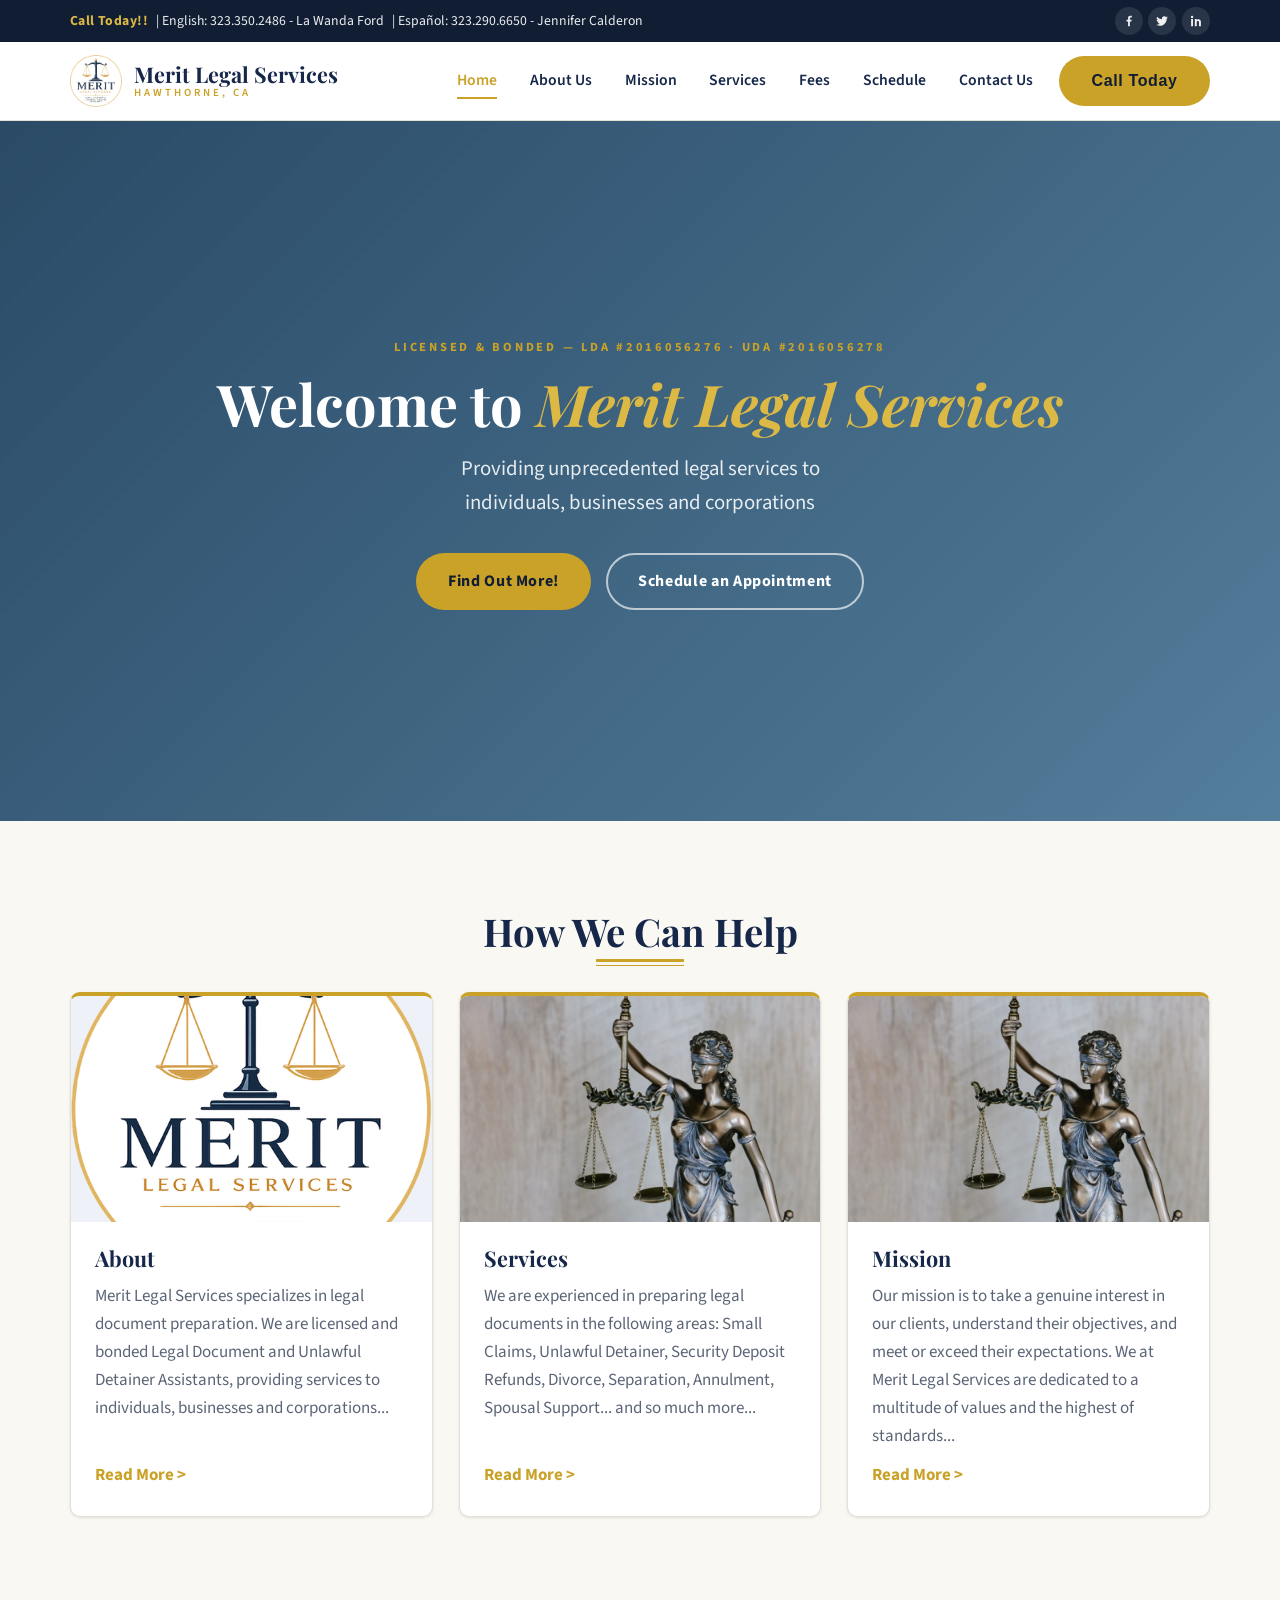
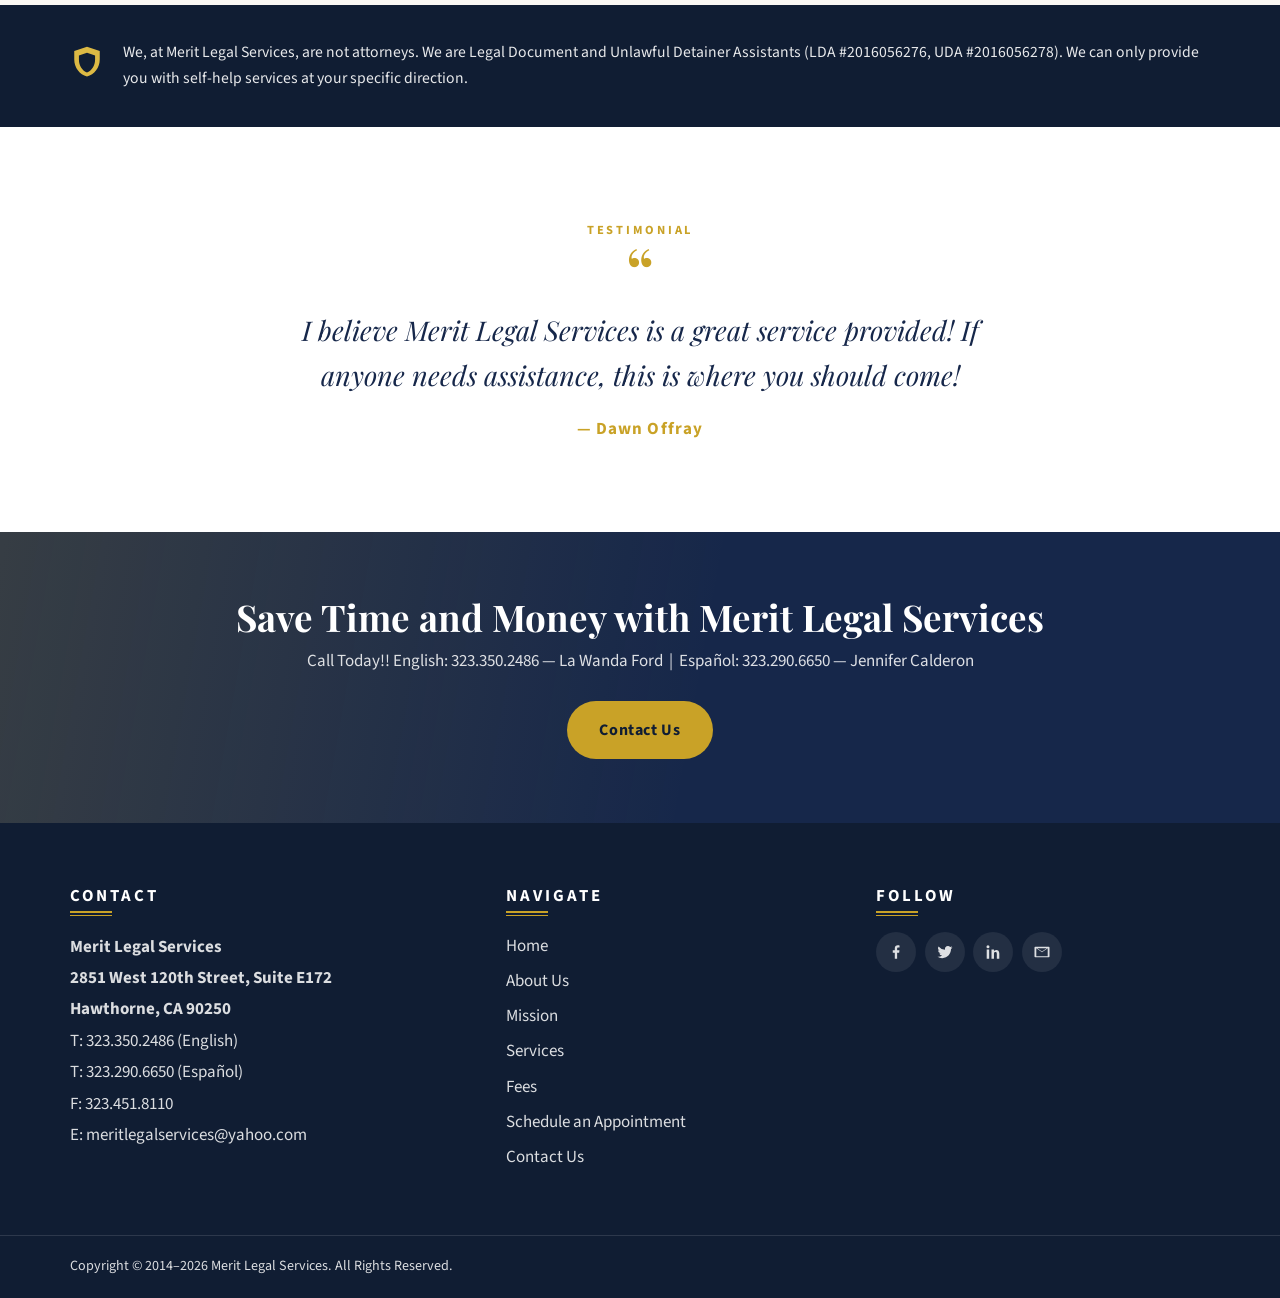
<file: index.html>
<!DOCTYPE html>
<html lang="en">
<head>
  <meta charset="UTF-8">
  <meta name="viewport" content="width=device-width, initial-scale=1.0">
  <title>Merit Legal Services | Legal Document Preparation in Hawthorne, CA</title>
  <meta name="description" content="Licensed and bonded Legal Document and Unlawful Detainer Assistants in Hawthorne, CA. Affordable legal document preparation for individuals, businesses and corporations. Call 323.350.2486.">
  <link rel="canonical" href="https://www.meritlegalservices.com/">
  <meta name="theme-color" content="#16274a">

  <!-- Open Graph / social sharing -->
  <meta property="og:type" content="website">
  <meta property="og:site_name" content="Merit Legal Services">
  <meta property="og:title" content="Merit Legal Services | Legal Document Preparation in Hawthorne, CA">
  <meta property="og:description" content="Licensed and bonded Legal Document and Unlawful Detainer Assistants in Hawthorne, CA. Affordable legal document preparation for individuals, businesses and corporations. Call 323.350.2486.">
  <meta property="og:url" content="https://www.meritlegalservices.com/">
  <meta property="og:image" content="https://www.meritlegalservices.com/assets/images/logo.png">
  <meta name="twitter:card" content="summary">
  <meta name="twitter:title" content="Merit Legal Services | Legal Document Preparation in Hawthorne, CA">
  <meta name="twitter:description" content="Licensed and bonded Legal Document and Unlawful Detainer Assistants in Hawthorne, CA. Affordable legal document preparation for individuals, businesses and corporations. Call 323.350.2486.">
  <meta name="twitter:image" content="https://www.meritlegalservices.com/assets/images/logo.png">

  <!-- Icons -->
  <link rel="icon" type="image/png" href="assets/images/favicon.png">
  <link rel="apple-touch-icon" href="assets/images/apple-touch-icon.png">

  <!-- Fonts & styles -->
  <link rel="preconnect" href="https://fonts.googleapis.com">
  <link rel="preconnect" href="https://fonts.gstatic.com" crossorigin>
  <link href="https://fonts.googleapis.com/css2?family=Playfair+Display:ital,wght@0,600;0,700;1,600&amp;family=Source+Sans+3:wght@400;600;700&amp;display=swap" rel="stylesheet">
  <link rel="stylesheet" href="css/style.css">
  <!-- Structured data: Google rich results (LegalService) -->
  <script type="application/ld+json">
  {
    "@context": "https://schema.org",
    "@type": "LegalService",
    "name": "Merit Legal Services",
    "description": "Licensed and bonded Legal Document and Unlawful Detainer Assistants (LDA #2016056276, UDA #2016056278) providing legal document preparation in Hawthorne, CA.",
    "url": "https://www.meritlegalservices.com/",
    "logo": "https://www.meritlegalservices.com/assets/images/logo.png",
    "image": "https://www.meritlegalservices.com/assets/images/coverimage.avif",
    "email": "meritlegalservices@yahoo.com",
    "telephone": "+1-323-350-2486",
    "faxNumber": "+1-323-451-8110",
    "address": {
      "@type": "PostalAddress",
      "streetAddress": "2851 West 120th Street, Suite E172",
      "addressLocality": "Hawthorne",
      "addressRegion": "CA",
      "postalCode": "90250",
      "addressCountry": "US"
    },
    "geo": {
      "@type": "GeoCoordinates",
      "latitude": 33.9243,
      "longitude": -118.3286
    },
    "founder": {
      "@type": "Person",
      "name": "La Wanda Ford"
    },
    "foundingDate": "2014",
    "areaServed": "Greater Los Angeles, CA",
    "knowsLanguage": ["en", "es"],
    "sameAs": [
      "https://www.facebook.com/meritlegalservices",
      "https://twitter.com/MeritLegalServ",
      "https://www.linkedin.com/pub/merit-legal-services-inc/91/42/250"
    ]
  }
  </script>
</head>
<body>
  <a class="skip-link" href="#main">Skip to main content</a>

  <!-- ======= Top bar ======= -->
  <div class="topbar">
    <div class="container">
      <div class="topbar-call">
        <strong>Call Today!!</strong>
        <span>| English: <a href="tel:+13233502486">323.350.2486</a> - La Wanda Ford</span>
        <span>| Espa&ntilde;ol: <a href="tel:+13232906650">323.290.6650</a> - Jennifer Calderon</span>
      </div>
      <div class="topbar-social">
        <a href="https://www.facebook.com/meritlegalservices" target="_blank" rel="noopener" aria-label="Facebook">
          <svg viewBox="0 0 24 24" aria-hidden="true"><path d="M13.5 21v-8h2.7l.4-3.2h-3.1V7.7c0-.9.3-1.6 1.7-1.6h1.5V3.2c-.3 0-1.2-.2-2.3-.2-2.4 0-4 1.4-4 4.1v2.7H7.7V13h2.7v8h3.1z"/></svg>
        </a>
        <a href="https://twitter.com/MeritLegalServ" target="_blank" rel="noopener" aria-label="Twitter">
          <svg viewBox="0 0 24 24" aria-hidden="true"><path d="M22 5.9c-.7.3-1.5.6-2.3.7.8-.5 1.5-1.3 1.8-2.3-.8.5-1.7.8-2.6 1a4.1 4.1 0 0 0-7 3.7A11.6 11.6 0 0 1 3.4 4.7a4.1 4.1 0 0 0 1.3 5.5c-.7 0-1.3-.2-1.9-.5v.1c0 2 1.4 3.6 3.3 4a4.1 4.1 0 0 1-1.8.1 4.1 4.1 0 0 0 3.8 2.8A8.2 8.2 0 0 1 2 18.4a11.6 11.6 0 0 0 6.3 1.8c7.5 0 11.7-6.3 11.7-11.7v-.5c.8-.6 1.5-1.3 2-2.1z"/></svg>
        </a>
        <a href="https://www.linkedin.com/pub/merit-legal-services-inc/91/42/250" target="_blank" rel="noopener" aria-label="LinkedIn">
          <svg viewBox="0 0 24 24" aria-hidden="true"><path d="M6.9 8.6H3.6V21h3.3V8.6zM5.3 3a2 2 0 1 0 0 4 2 2 0 0 0 0-4zM20.4 13.9c0-3.2-1.7-4.7-4-4.7-1.8 0-2.7 1-3.1 1.7V8.6H10V21h3.3v-6.5c0-1.5.7-2.4 2-2.4 1.2 0 1.8.8 1.8 2.4V21h3.3v-7.1z"/></svg>
        </a>
      </div>
    </div>
  </div>
  <!-- ======= Header / Nav ======= -->
  <header class="site-header">
    <div class="container nav-wrap">
      <a class="brand" href="index.html">
        <img src="assets/images/logo.png" alt="Merit Legal Services logo" width="49" height="50">
        <span class="brand-name">Merit Legal Services<span>Hawthorne, CA</span></span>
      </a>
      <button class="nav-toggle" aria-expanded="false" aria-controls="site-nav" aria-label="Open menu">
        <span class="bar"></span><span class="bar"></span><span class="bar"></span>
      </button>
      <nav class="main-nav" id="site-nav" aria-label="Main navigation">
        <ul>
          <li><a href="index.html" class="active" aria-current="page">Home</a></li>
          <li><a href="about-us.html">About Us</a></li>
          <li><a href="mission.html">Mission</a></li>
          <li><a href="services.html">Services</a></li>
          <li><a href="merit-legal-services.html">Fees</a></li>
          <li><a href="schedule.html">Schedule</a></li>
          <li><a href="contact-us.html">Contact Us</a></li>
          <li><button class="btn btn-gold nav-cta" data-open-modal="welcome-modal" type="button">Call Today</button></li>
        </ul>
      </nav>
    </div>
    <div class="nav-scrim" aria-hidden="true"></div>
  </header>

  <main id="main">
    <!-- ======= Hero ======= -->
    <section class="hero">
      <div class="container hero-inner">
        <p class="eyebrow reveal">Licensed &amp; Bonded &mdash; LDA #2016056276 &middot; UDA #2016056278</p>
        <h1 class="reveal">Welcome to <em>Merit Legal Services</em></h1>
        <p class="lead reveal">Providing unprecedented legal services to individuals, businesses and corporations</p>
        <div class="hero-actions reveal">
          <a class="btn btn-gold" href="about-us.html">Find Out More!</a>
          <a class="btn btn-outline" href="schedule.html">Schedule an Appointment</a>
        </div>
      </div>
    </section>

    <!-- ======= Feature cards ======= -->
    <section class="section">
      <div class="container">
        <h2 class="section-title centered reveal">How We Can Help</h2>
        <div class="card-grid">
          <article class="card reveal">
            <div class="card-media">
              <img src="assets/images/logo.png" alt="About Merit Legal Services" loading="lazy">
            </div>
            <div class="card-body">
              <h3>About</h3>
              <p>Merit Legal Services specializes in legal document preparation. We are licensed and bonded Legal Document and Unlawful Detainer Assistants, providing services to individuals, businesses and corporations...</p>
              <a class="card-link" href="about-us.html">Read More &gt;</a>
            </div>
          </article>
          <article class="card reveal">
            <div class="card-media">
              <img src="assets/images/coverimage.avif" alt="Our legal document services" loading="lazy">
            </div>
            <div class="card-body">
              <h3>Services</h3>
              <p>We are experienced in preparing legal documents in the following areas: Small Claims, Unlawful Detainer, Security Deposit Refunds, Divorce, Separation, Annulment, Spousal Support... and so much more...</p>
              <a class="card-link" href="services.html">Read More &gt;</a>
            </div>
          </article>
          <article class="card reveal">
            <div class="card-media">
              <img src="assets/images/coverimage.avif" alt="Our mission" loading="lazy">
            </div>
            <div class="card-body">
              <h3>Mission</h3>
              <p>Our mission is to take a genuine interest in our clients, understand their objectives, and meet or exceed their expectations. We at Merit Legal Services are dedicated to a multitude of values and the highest of standards...</p>
              <a class="card-link" href="mission.html">Read More &gt;</a>
            </div>
          </article>
        </div>
      </div>
    </section>

    <!-- ======= Disclaimer band ======= -->
    <section class="disclaimer">
      <div class="container reveal">
        <svg viewBox="0 0 24 24" aria-hidden="true"><path d="M12 2 3 5v6c0 5.6 3.8 10.7 9 12 5.2-1.3 9-6.4 9-12V5l-9-3zm0 4.2 5.7 1.9v3c0 4.1-2.5 7.9-5.7 9.1-3.2-1.2-5.7-5-5.7-9.1v-3L12 6.2z"/></svg>
        <p>We, at Merit Legal Services, are not attorneys. We are Legal Document and Unlawful Detainer Assistants (LDA #2016056276, UDA #2016056278). We can only provide you with self-help services at your specific direction.</p>
      </div>
    </section>

    <section class="section white">
      <div class="container">
        <div class="testimonial reveal">
          <span class="eyebrow">Testimonial</span>
          <span class="quote-mark" aria-hidden="true">&ldquo;</span>
          <blockquote>I believe Merit Legal Services is a great service provided! If anyone needs assistance, this is where you should come!</blockquote>
          <cite>&mdash; Dawn Offray</cite>
        </div>
      </div>
    </section>

    <section class="cta-band">
      <div class="container reveal">
        <h2>Save Time and Money with Merit Legal Services</h2>
        <p>Call Today!! English: 323.350.2486 &mdash; La Wanda Ford &nbsp;|&nbsp; Espa&ntilde;ol: 323.290.6650 &mdash; Jennifer Calderon</p>
        <a class="btn btn-gold" href="contact-us.html">Contact Us</a>
      </div>
    </section>
  </main>

  <!-- ======= Footer ======= -->
  <footer class="site-footer">
    <div class="container footer-main">
      <div class="footer-brand">        <h3>Contact</h3>
        <address>
          <strong>Merit Legal Services<br>
          2851 West 120th Street, Suite E172<br>
          Hawthorne, CA 90250</strong><br>
          T: <a href="tel:+13233502486">323.350.2486</a> (English)<br>
          T: <a href="tel:+13232906650">323.290.6650</a> (Espa&ntilde;ol)<br>
          F: 323.451.8110<br>
          E: <a href="mailto:meritlegalservices@yahoo.com">meritlegalservices@yahoo.com</a>
        </address>
      </div>
      <div class="footer-nav">
        <h3>Navigate</h3>
        <ul>
          <li><a href="index.html">Home</a></li>
          <li><a href="about-us.html">About Us</a></li>
          <li><a href="mission.html">Mission</a></li>
          <li><a href="services.html">Services</a></li>
          <li><a href="merit-legal-services.html">Fees</a></li>
          <li><a href="schedule.html">Schedule an Appointment</a></li>
          <li><a href="contact-us.html">Contact Us</a></li>
        </ul>
      </div>
      <div>
        <h3>Follow</h3>
        <div class="footer-social">
          <a href="https://www.facebook.com/meritlegalservices" target="_blank" rel="noopener" aria-label="Facebook">
            <svg viewBox="0 0 24 24" aria-hidden="true"><path d="M13.5 21v-8h2.7l.4-3.2h-3.1V7.7c0-.9.3-1.6 1.7-1.6h1.5V3.2c-.3 0-1.2-.2-2.3-.2-2.4 0-4 1.4-4 4.1v2.7H7.7V13h2.7v8h3.1z"/></svg>
          </a>
          <a href="https://twitter.com/MeritLegalServ" target="_blank" rel="noopener" aria-label="Twitter">
            <svg viewBox="0 0 24 24" aria-hidden="true"><path d="M22 5.9c-.7.3-1.5.6-2.3.7.8-.5 1.5-1.3 1.8-2.3-.8.5-1.7.8-2.6 1a4.1 4.1 0 0 0-7 3.7A11.6 11.6 0 0 1 3.4 4.7a4.1 4.1 0 0 0 1.3 5.5c-.7 0-1.3-.2-1.9-.5v.1c0 2 1.4 3.6 3.3 4a4.1 4.1 0 0 1-1.8.1 4.1 4.1 0 0 0 3.8 2.8A8.2 8.2 0 0 1 2 18.4a11.6 11.6 0 0 0 6.3 1.8c7.5 0 11.7-6.3 11.7-11.7v-.5c.8-.6 1.5-1.3 2-2.1z"/></svg>
          </a>
          <a href="https://www.linkedin.com/pub/merit-legal-services-inc/91/42/250" target="_blank" rel="noopener" aria-label="LinkedIn">
            <svg viewBox="0 0 24 24" aria-hidden="true"><path d="M6.9 8.6H3.6V21h3.3V8.6zM5.3 3a2 2 0 1 0 0 4 2 2 0 0 0 0-4zM20.4 13.9c0-3.2-1.7-4.7-4-4.7-1.8 0-2.7 1-3.1 1.7V8.6H10V21h3.3v-6.5c0-1.5.7-2.4 2-2.4 1.2 0 1.8.8 1.8 2.4V21h3.3v-7.1z"/></svg>
          </a>
          <a href="mailto:meritlegalservices@yahoo.com" aria-label="Email">
            <svg viewBox="0 0 24 24" aria-hidden="true"><path d="M3 5h18a1 1 0 0 1 1 1v12a1 1 0 0 1-1 1H3a1 1 0 0 1-1-1V6a1 1 0 0 1 1-1zm9 7.3L4.4 7v10.6h15.2V7L12 12.3zM5.6 7l6.4 4.4L18.4 7H5.6z"/></svg>
          </a>
        </div>
      </div>
    </div>
    <div class="footer-bottom">
      <div class="container">
        <p>Copyright &copy; 2014&ndash;<span data-current-year>2026</span> Merit Legal Services. All Rights Reserved.</p>
      </div>
    </div>
  </footer>
  <!-- ======= Call Today pop-up ======= -->
  <div class="modal-overlay" id="welcome-modal" role="dialog" aria-modal="true" aria-labelledby="welcome-title" aria-hidden="true">
    <div class="modal">
      <button class="modal-close" data-close-modal type="button" aria-label="Close">&times;</button>
      <span class="eyebrow">Call Today!!</span>
      <h2 id="welcome-title">Speak With Us Now</h2>
      <p>Providing unprecedented legal services to individuals, businesses and corporations.</p>
      <ul class="modal-phones">
        <li><a href="tel:+13233502486">323.350.2486</a><small>English &mdash; La Wanda Ford</small></li>
        <li><a href="tel:+13232906650">323.290.6650</a><small>Espa&ntilde;ol &mdash; Jennifer Calderon</small></li>
      </ul>
      <div class="modal-actions">
        <a class="btn btn-navy" href="schedule.html">Schedule an Appointment</a>
        <button class="btn btn-gold" data-close-modal type="button">Close</button>
      </div>
    </div>
  </div>
  <button class="back-to-top" type="button" aria-label="Back to top">&uarr;</button>

  <script src="js/script.js"></script>
</body>
</html>
</file>
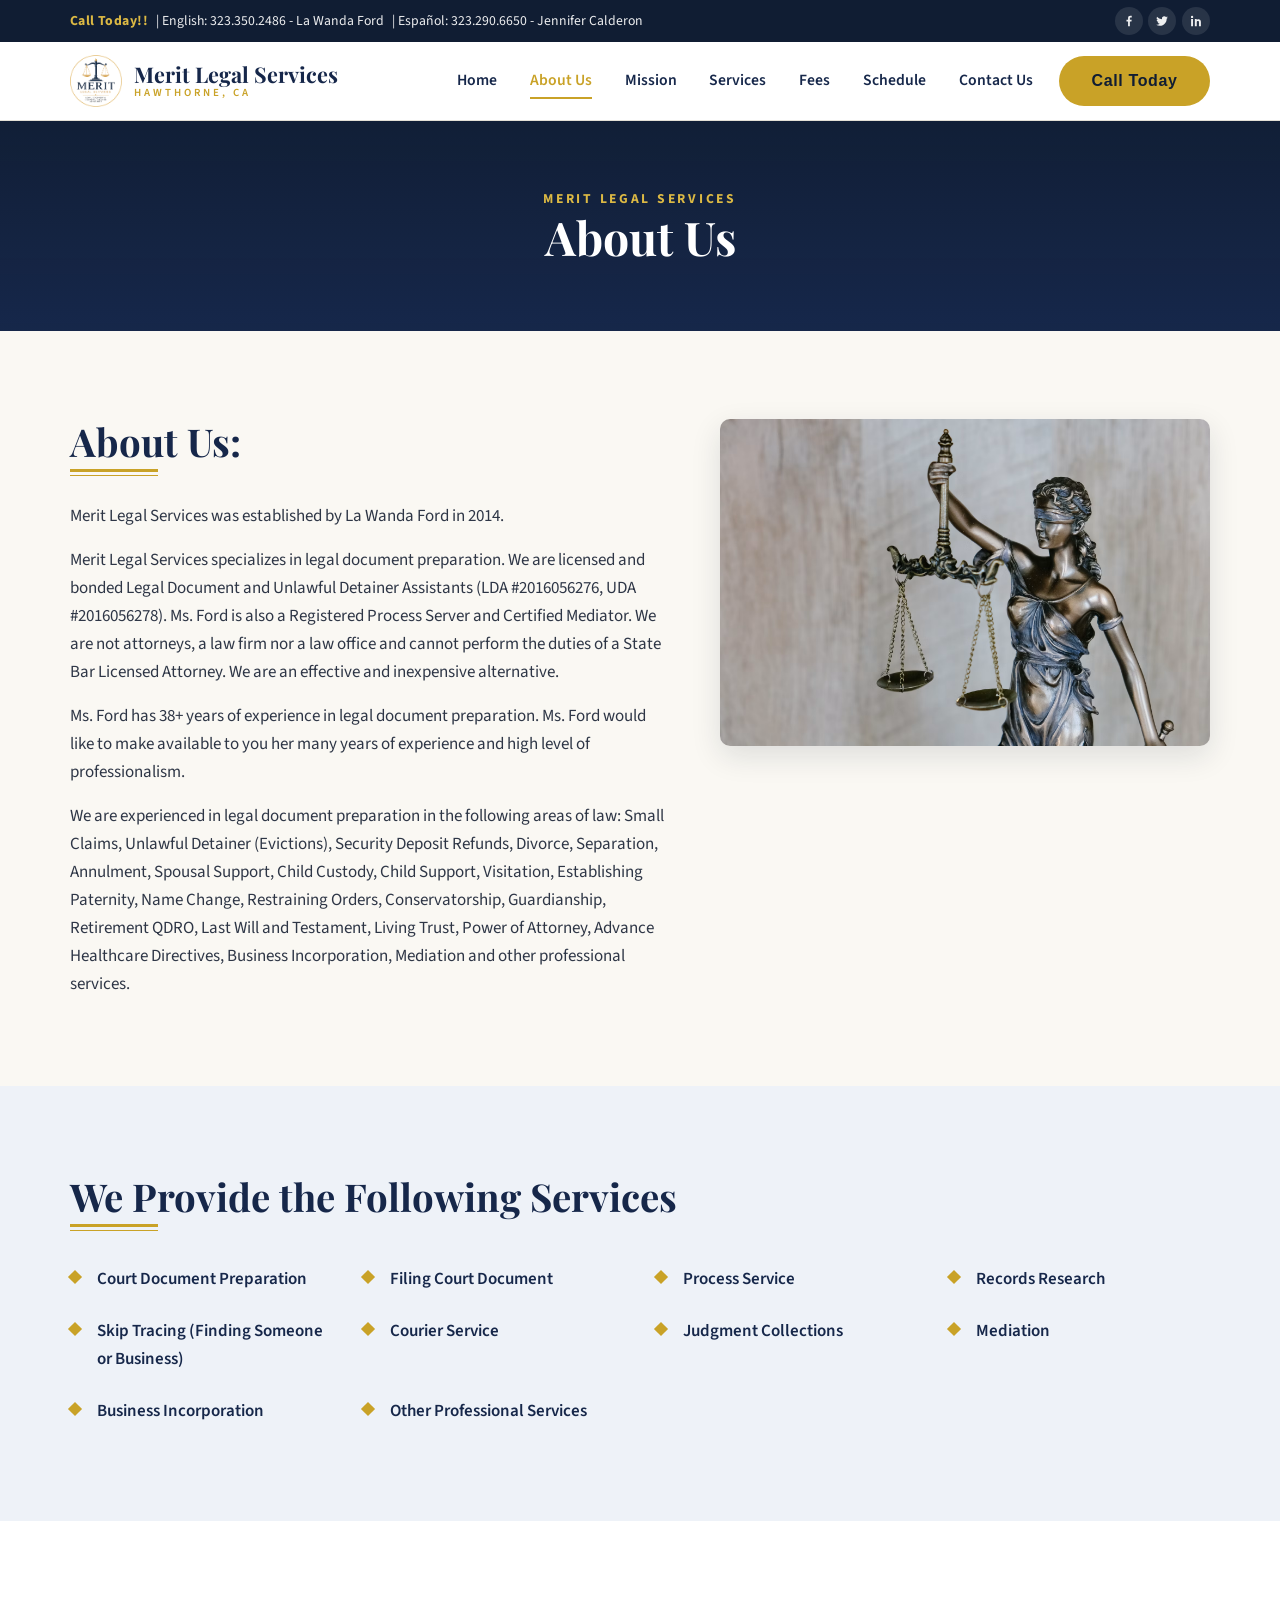
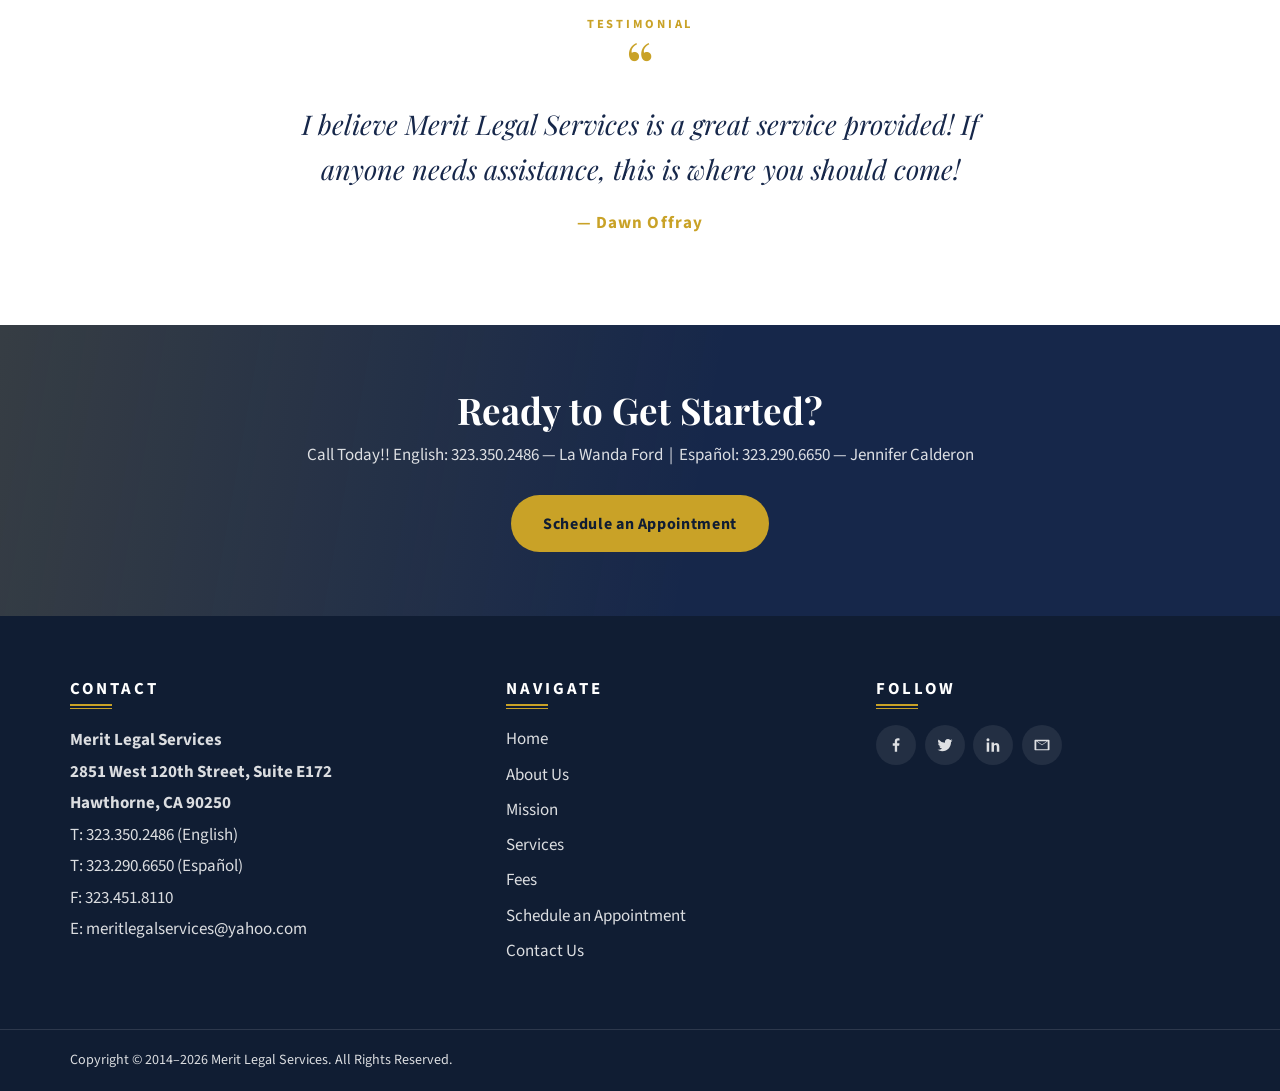
<file: about-us.html>
<!DOCTYPE html>
<html lang="en">
<head>
  <meta charset="UTF-8">
  <meta name="viewport" content="width=device-width, initial-scale=1.0">
  <title>About Us | Merit Legal Services</title>
  <meta name="description" content="Established by La Wanda Ford in 2014, Merit Legal Services specializes in legal document preparation as licensed and bonded Legal Document and Unlawful Detainer Assistants in Hawthorne, CA.">
  <link rel="canonical" href="https://www.meritlegalservices.com/about-us.html">
  <meta name="theme-color" content="#16274a">

  <!-- Open Graph / social sharing -->
  <meta property="og:type" content="website">
  <meta property="og:site_name" content="Merit Legal Services">
  <meta property="og:title" content="About Us | Merit Legal Services">
  <meta property="og:description" content="Established by La Wanda Ford in 2014, Merit Legal Services specializes in legal document preparation as licensed and bonded Legal Document and Unlawful Detainer Assistants in Hawthorne, CA.">
  <meta property="og:url" content="https://www.meritlegalservices.com/about-us.html">
  <meta property="og:image" content="https://www.meritlegalservices.com/assets/images/logo.png">
  <meta name="twitter:card" content="summary">
  <meta name="twitter:title" content="About Us | Merit Legal Services">
  <meta name="twitter:description" content="Established by La Wanda Ford in 2014, Merit Legal Services specializes in legal document preparation as licensed and bonded Legal Document and Unlawful Detainer Assistants in Hawthorne, CA.">
  <meta name="twitter:image" content="https://www.meritlegalservices.com/assets/images/logo.png">

  <!-- Icons -->
  <link rel="icon" type="image/png" href="assets/images/favicon.png">
  <link rel="apple-touch-icon" href="assets/images/apple-touch-icon.png">

  <!-- Fonts & styles -->
  <link rel="preconnect" href="https://fonts.googleapis.com">
  <link rel="preconnect" href="https://fonts.gstatic.com" crossorigin>
  <link href="https://fonts.googleapis.com/css2?family=Playfair+Display:ital,wght@0,600;0,700;1,600&amp;family=Source+Sans+3:wght@400;600;700&amp;display=swap" rel="stylesheet">
  <link rel="stylesheet" href="css/style.css">
</head>
<body>
  <a class="skip-link" href="#main">Skip to main content</a>

  <!-- ======= Top bar ======= -->
  <div class="topbar">
    <div class="container">
      <div class="topbar-call">
        <strong>Call Today!!</strong>
        <span>| English: <a href="tel:+13233502486">323.350.2486</a> - La Wanda Ford</span>
        <span>| Espa&ntilde;ol: <a href="tel:+13232906650">323.290.6650</a> - Jennifer Calderon</span>
      </div>
      <div class="topbar-social">
        <a href="https://www.facebook.com/meritlegalservices" target="_blank" rel="noopener" aria-label="Facebook">
          <svg viewBox="0 0 24 24" aria-hidden="true"><path d="M13.5 21v-8h2.7l.4-3.2h-3.1V7.7c0-.9.3-1.6 1.7-1.6h1.5V3.2c-.3 0-1.2-.2-2.3-.2-2.4 0-4 1.4-4 4.1v2.7H7.7V13h2.7v8h3.1z"/></svg>
        </a>
        <a href="https://twitter.com/MeritLegalServ" target="_blank" rel="noopener" aria-label="Twitter">
          <svg viewBox="0 0 24 24" aria-hidden="true"><path d="M22 5.9c-.7.3-1.5.6-2.3.7.8-.5 1.5-1.3 1.8-2.3-.8.5-1.7.8-2.6 1a4.1 4.1 0 0 0-7 3.7A11.6 11.6 0 0 1 3.4 4.7a4.1 4.1 0 0 0 1.3 5.5c-.7 0-1.3-.2-1.9-.5v.1c0 2 1.4 3.6 3.3 4a4.1 4.1 0 0 1-1.8.1 4.1 4.1 0 0 0 3.8 2.8A8.2 8.2 0 0 1 2 18.4a11.6 11.6 0 0 0 6.3 1.8c7.5 0 11.7-6.3 11.7-11.7v-.5c.8-.6 1.5-1.3 2-2.1z"/></svg>
        </a>
        <a href="https://www.linkedin.com/pub/merit-legal-services-inc/91/42/250" target="_blank" rel="noopener" aria-label="LinkedIn">
          <svg viewBox="0 0 24 24" aria-hidden="true"><path d="M6.9 8.6H3.6V21h3.3V8.6zM5.3 3a2 2 0 1 0 0 4 2 2 0 0 0 0-4zM20.4 13.9c0-3.2-1.7-4.7-4-4.7-1.8 0-2.7 1-3.1 1.7V8.6H10V21h3.3v-6.5c0-1.5.7-2.4 2-2.4 1.2 0 1.8.8 1.8 2.4V21h3.3v-7.1z"/></svg>
        </a>
      </div>
    </div>
  </div>
  <!-- ======= Header / Nav ======= -->
  <header class="site-header">
    <div class="container nav-wrap">
      <a class="brand" href="index.html">
        <img src="assets/images/logo.png" alt="Merit Legal Services logo" width="49" height="50">
        <span class="brand-name">Merit Legal Services<span>Hawthorne, CA</span></span>
      </a>
      <button class="nav-toggle" aria-expanded="false" aria-controls="site-nav" aria-label="Open menu">
        <span class="bar"></span><span class="bar"></span><span class="bar"></span>
      </button>
      <nav class="main-nav" id="site-nav" aria-label="Main navigation">
        <ul>
          <li><a href="index.html">Home</a></li>
          <li><a href="about-us.html" class="active" aria-current="page">About Us</a></li>
          <li><a href="mission.html">Mission</a></li>
          <li><a href="services.html">Services</a></li>
          <li><a href="merit-legal-services.html">Fees</a></li>
          <li><a href="schedule.html">Schedule</a></li>
          <li><a href="contact-us.html">Contact Us</a></li>
          <li><button class="btn btn-gold nav-cta" data-open-modal="call-modal" type="button">Call Today</button></li>
        </ul>
      </nav>
    </div>
    <div class="nav-scrim" aria-hidden="true"></div>
  </header>

  <main id="main">
    <section class="page-hero">
      <div class="container">
        <p class="crumb">Merit Legal Services</p>
        <h1>About Us</h1>
      </div>
    </section>

    <section class="section">
      <div class="container split">
        <div class="content reveal">
          <h2 class="section-title">About Us:</h2>
          <p>Merit Legal Services was established by La Wanda Ford in 2014.</p>
          <p>Merit Legal Services specializes in legal document preparation. We are licensed and bonded Legal Document and Unlawful Detainer Assistants (LDA #2016056276, UDA #2016056278). Ms. Ford is also a Registered Process Server and Certified Mediator. We are not attorneys, a law firm nor a law office and cannot perform the duties of a State Bar Licensed Attorney. We are an effective and inexpensive alternative.</p>
          <p>Ms. Ford has 38+ years of experience in legal document preparation. Ms. Ford would like to make available to you her many years of experience and high level of professionalism.</p>
          <p>We are experienced in legal document preparation in the following areas of law: Small Claims, Unlawful Detainer (Evictions), Security Deposit Refunds, Divorce, Separation, Annulment, Spousal Support, Child Custody, Child Support, Visitation, Establishing Paternity, Name Change, Restraining Orders, Conservatorship, Guardianship, Retirement QDRO, Last Will and Testament, Living Trust, Power of Attorney, Advance Healthcare Directives, Business Incorporation, Mediation and other professional services.</p>
        </div>
        <div class="split-media reveal">
          <img src="assets/images/coverimage.avif" alt="Merit Legal Services office" loading="lazy">
        </div>
      </div>
    </section>

    <section class="section tinted">
      <div class="container reveal">
        <h2 class="section-title">We Provide the Following Services</h2>
        <ul class="service-list">
          <li>Court Document Preparation</li>
          <li>Filing Court Document</li>
          <li>Process Service</li>
          <li>Records Research</li>
          <li>Skip Tracing (Finding Someone or Business)</li>
          <li>Courier Service</li>
          <li>Judgment Collections</li>
          <li>Mediation</li>
          <li>Business Incorporation</li>
          <li>Other Professional Services</li>
        </ul>
      </div>
    </section>

    <section class="section white">
      <div class="container">
        <div class="testimonial reveal">
          <span class="eyebrow">Testimonial</span>
          <span class="quote-mark" aria-hidden="true">&ldquo;</span>
          <blockquote>I believe Merit Legal Services is a great service provided! If anyone needs assistance, this is where you should come!</blockquote>
          <cite>&mdash; Dawn Offray</cite>
        </div>
      </div>
    </section>

    <section class="cta-band">
      <div class="container reveal">
        <h2>Ready to Get Started?</h2>
        <p>Call Today!! English: 323.350.2486 &mdash; La Wanda Ford &nbsp;|&nbsp; Espa&ntilde;ol: 323.290.6650 &mdash; Jennifer Calderon</p>
        <a class="btn btn-gold" href="schedule.html">Schedule an Appointment</a>
      </div>
    </section>
  </main>

  <!-- ======= Footer ======= -->
  <footer class="site-footer">
    <div class="container footer-main">
      <div class="footer-brand">        <h3>Contact</h3>
        <address>
          <strong>Merit Legal Services<br>
          2851 West 120th Street, Suite E172<br>
          Hawthorne, CA 90250</strong><br>
          T: <a href="tel:+13233502486">323.350.2486</a> (English)<br>
          T: <a href="tel:+13232906650">323.290.6650</a> (Espa&ntilde;ol)<br>
          F: 323.451.8110<br>
          E: <a href="mailto:meritlegalservices@yahoo.com">meritlegalservices@yahoo.com</a>
        </address>
      </div>
      <div class="footer-nav">
        <h3>Navigate</h3>
        <ul>
          <li><a href="index.html">Home</a></li>
          <li><a href="about-us.html">About Us</a></li>
          <li><a href="mission.html">Mission</a></li>
          <li><a href="services.html">Services</a></li>
          <li><a href="merit-legal-services.html">Fees</a></li>
          <li><a href="schedule.html">Schedule an Appointment</a></li>
          <li><a href="contact-us.html">Contact Us</a></li>
        </ul>
      </div>
      <div>
        <h3>Follow</h3>
        <div class="footer-social">
          <a href="https://www.facebook.com/meritlegalservices" target="_blank" rel="noopener" aria-label="Facebook">
            <svg viewBox="0 0 24 24" aria-hidden="true"><path d="M13.5 21v-8h2.7l.4-3.2h-3.1V7.7c0-.9.3-1.6 1.7-1.6h1.5V3.2c-.3 0-1.2-.2-2.3-.2-2.4 0-4 1.4-4 4.1v2.7H7.7V13h2.7v8h3.1z"/></svg>
          </a>
          <a href="https://twitter.com/MeritLegalServ" target="_blank" rel="noopener" aria-label="Twitter">
            <svg viewBox="0 0 24 24" aria-hidden="true"><path d="M22 5.9c-.7.3-1.5.6-2.3.7.8-.5 1.5-1.3 1.8-2.3-.8.5-1.7.8-2.6 1a4.1 4.1 0 0 0-7 3.7A11.6 11.6 0 0 1 3.4 4.7a4.1 4.1 0 0 0 1.3 5.5c-.7 0-1.3-.2-1.9-.5v.1c0 2 1.4 3.6 3.3 4a4.1 4.1 0 0 1-1.8.1 4.1 4.1 0 0 0 3.8 2.8A8.2 8.2 0 0 1 2 18.4a11.6 11.6 0 0 0 6.3 1.8c7.5 0 11.7-6.3 11.7-11.7v-.5c.8-.6 1.5-1.3 2-2.1z"/></svg>
          </a>
          <a href="https://www.linkedin.com/pub/merit-legal-services-inc/91/42/250" target="_blank" rel="noopener" aria-label="LinkedIn">
            <svg viewBox="0 0 24 24" aria-hidden="true"><path d="M6.9 8.6H3.6V21h3.3V8.6zM5.3 3a2 2 0 1 0 0 4 2 2 0 0 0 0-4zM20.4 13.9c0-3.2-1.7-4.7-4-4.7-1.8 0-2.7 1-3.1 1.7V8.6H10V21h3.3v-6.5c0-1.5.7-2.4 2-2.4 1.2 0 1.8.8 1.8 2.4V21h3.3v-7.1z"/></svg>
          </a>
          <a href="mailto:meritlegalservices@yahoo.com" aria-label="Email">
            <svg viewBox="0 0 24 24" aria-hidden="true"><path d="M3 5h18a1 1 0 0 1 1 1v12a1 1 0 0 1-1 1H3a1 1 0 0 1-1-1V6a1 1 0 0 1 1-1zm9 7.3L4.4 7v10.6h15.2V7L12 12.3zM5.6 7l6.4 4.4L18.4 7H5.6z"/></svg>
          </a>
        </div>
      </div>
    </div>
    <div class="footer-bottom">
      <div class="container">
        <p>Copyright &copy; 2014&ndash;<span data-current-year>2026</span> Merit Legal Services. All Rights Reserved.</p>
      </div>
    </div>
  </footer>
  <!-- ======= Call Today pop-up ======= -->
  <div class="modal-overlay" id="call-modal" role="dialog" aria-modal="true" aria-labelledby="call-title" aria-hidden="true">
    <div class="modal">
      <button class="modal-close" data-close-modal type="button" aria-label="Close">&times;</button>
      <span class="eyebrow">Call Today!!</span>
      <h2 id="call-title">Speak With Us Now</h2>
      <p>Providing unprecedented legal services to individuals, businesses and corporations.</p>
      <ul class="modal-phones">
        <li><a href="tel:+13233502486">323.350.2486</a><small>English &mdash; La Wanda Ford</small></li>
        <li><a href="tel:+13232906650">323.290.6650</a><small>Espa&ntilde;ol &mdash; Jennifer Calderon</small></li>
      </ul>
      <div class="modal-actions">
        <a class="btn btn-navy" href="schedule.html">Schedule an Appointment</a>
        <button class="btn btn-gold" data-close-modal type="button">Close</button>
      </div>
    </div>
  </div>
  <button class="back-to-top" type="button" aria-label="Back to top">&uarr;</button>

  <script src="js/script.js"></script>
</body>
</html>
</file>
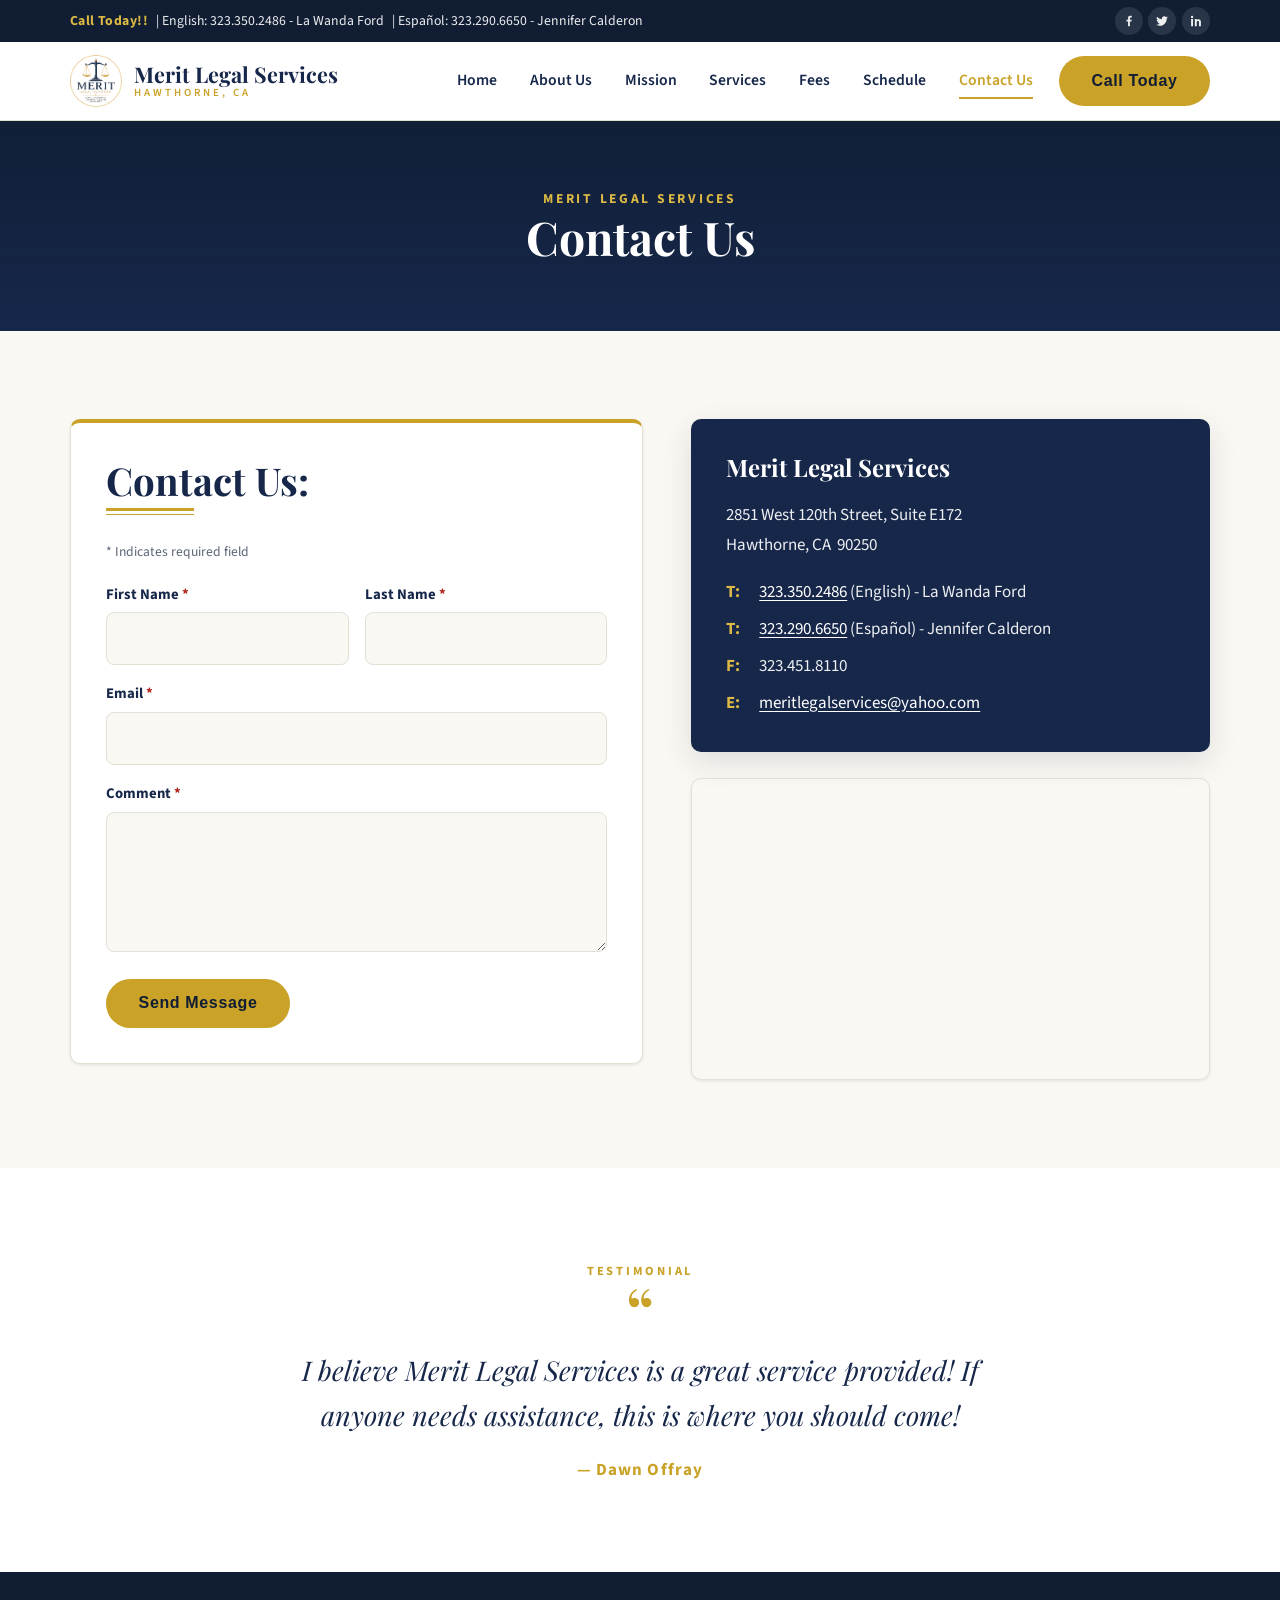
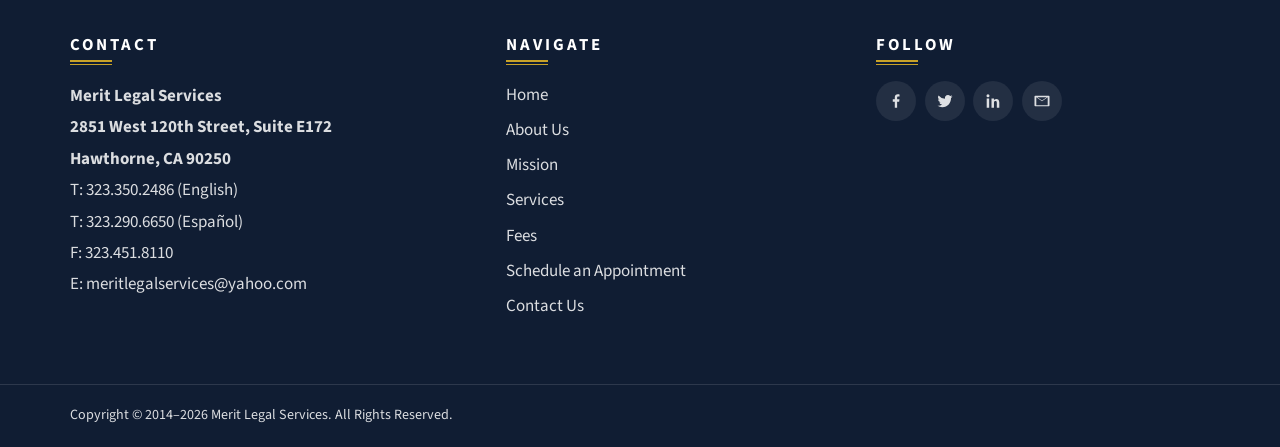
<file: contact-us.html>
<!DOCTYPE html>
<html lang="en">
<head>
  <meta charset="UTF-8">
  <meta name="viewport" content="width=device-width, initial-scale=1.0">
  <title>Contact Us | Merit Legal Services</title>
  <meta name="description" content="Contact Merit Legal Services at 2851 West 120th Street, Suite E172, Hawthorne, CA 90250. Call 323.350.2486 (English) or 323.290.6650 (Espanol), or send us a message online.">
  <link rel="canonical" href="https://www.meritlegalservices.com/contact-us.html">
  <meta name="theme-color" content="#16274a">

  <!-- Open Graph / social sharing -->
  <meta property="og:type" content="website">
  <meta property="og:site_name" content="Merit Legal Services">
  <meta property="og:title" content="Contact Us | Merit Legal Services">
  <meta property="og:description" content="Contact Merit Legal Services at 2851 West 120th Street, Suite E172, Hawthorne, CA 90250. Call 323.350.2486 (English) or 323.290.6650 (Espanol), or send us a message online.">
  <meta property="og:url" content="https://www.meritlegalservices.com/contact-us.html">
  <meta property="og:image" content="https://www.meritlegalservices.com/assets/images/logo.png">
  <meta name="twitter:card" content="summary">
  <meta name="twitter:title" content="Contact Us | Merit Legal Services">
  <meta name="twitter:description" content="Contact Merit Legal Services at 2851 West 120th Street, Suite E172, Hawthorne, CA 90250. Call 323.350.2486 (English) or 323.290.6650 (Espanol), or send us a message online.">
  <meta name="twitter:image" content="https://www.meritlegalservices.com/assets/images/logo.png">

  <!-- Icons -->
  <link rel="icon" type="image/png" href="assets/images/favicon.png">
  <link rel="apple-touch-icon" href="assets/images/apple-touch-icon.png">

  <!-- Fonts & styles -->
  <link rel="preconnect" href="https://fonts.googleapis.com">
  <link rel="preconnect" href="https://fonts.gstatic.com" crossorigin>
  <link href="https://fonts.googleapis.com/css2?family=Playfair+Display:ital,wght@0,600;0,700;1,600&amp;family=Source+Sans+3:wght@400;600;700&amp;display=swap" rel="stylesheet">
  <link rel="stylesheet" href="css/style.css">
</head>
<body>
  <a class="skip-link" href="#main">Skip to main content</a>

  <!-- ======= Top bar ======= -->
  <div class="topbar">
    <div class="container">
      <div class="topbar-call">
        <strong>Call Today!!</strong>
        <span>| English: <a href="tel:+13233502486">323.350.2486</a> - La Wanda Ford</span>
        <span>| Espa&ntilde;ol: <a href="tel:+13232906650">323.290.6650</a> - Jennifer Calderon</span>
      </div>
      <div class="topbar-social">
        <a href="https://www.facebook.com/meritlegalservices" target="_blank" rel="noopener" aria-label="Facebook">
          <svg viewBox="0 0 24 24" aria-hidden="true"><path d="M13.5 21v-8h2.7l.4-3.2h-3.1V7.7c0-.9.3-1.6 1.7-1.6h1.5V3.2c-.3 0-1.2-.2-2.3-.2-2.4 0-4 1.4-4 4.1v2.7H7.7V13h2.7v8h3.1z"/></svg>
        </a>
        <a href="https://twitter.com/MeritLegalServ" target="_blank" rel="noopener" aria-label="Twitter">
          <svg viewBox="0 0 24 24" aria-hidden="true"><path d="M22 5.9c-.7.3-1.5.6-2.3.7.8-.5 1.5-1.3 1.8-2.3-.8.5-1.7.8-2.6 1a4.1 4.1 0 0 0-7 3.7A11.6 11.6 0 0 1 3.4 4.7a4.1 4.1 0 0 0 1.3 5.5c-.7 0-1.3-.2-1.9-.5v.1c0 2 1.4 3.6 3.3 4a4.1 4.1 0 0 1-1.8.1 4.1 4.1 0 0 0 3.8 2.8A8.2 8.2 0 0 1 2 18.4a11.6 11.6 0 0 0 6.3 1.8c7.5 0 11.7-6.3 11.7-11.7v-.5c.8-.6 1.5-1.3 2-2.1z"/></svg>
        </a>
        <a href="https://www.linkedin.com/pub/merit-legal-services-inc/91/42/250" target="_blank" rel="noopener" aria-label="LinkedIn">
          <svg viewBox="0 0 24 24" aria-hidden="true"><path d="M6.9 8.6H3.6V21h3.3V8.6zM5.3 3a2 2 0 1 0 0 4 2 2 0 0 0 0-4zM20.4 13.9c0-3.2-1.7-4.7-4-4.7-1.8 0-2.7 1-3.1 1.7V8.6H10V21h3.3v-6.5c0-1.5.7-2.4 2-2.4 1.2 0 1.8.8 1.8 2.4V21h3.3v-7.1z"/></svg>
        </a>
      </div>
    </div>
  </div>
  <!-- ======= Header / Nav ======= -->
  <header class="site-header">
    <div class="container nav-wrap">
      <a class="brand" href="index.html">
        <img src="assets/images/logo.png" alt="Merit Legal Services logo" width="49" height="50">
        <span class="brand-name">Merit Legal Services<span>Hawthorne, CA</span></span>
      </a>
      <button class="nav-toggle" aria-expanded="false" aria-controls="site-nav" aria-label="Open menu">
        <span class="bar"></span><span class="bar"></span><span class="bar"></span>
      </button>
      <nav class="main-nav" id="site-nav" aria-label="Main navigation">
        <ul>
          <li><a href="index.html">Home</a></li>
          <li><a href="about-us.html">About Us</a></li>
          <li><a href="mission.html">Mission</a></li>
          <li><a href="services.html">Services</a></li>
          <li><a href="merit-legal-services.html">Fees</a></li>
          <li><a href="schedule.html">Schedule</a></li>
          <li><a href="contact-us.html" class="active" aria-current="page">Contact Us</a></li>
          <li><button class="btn btn-gold nav-cta" data-open-modal="call-modal" type="button">Call Today</button></li>
        </ul>
      </nav>
    </div>
    <div class="nav-scrim" aria-hidden="true"></div>
  </header>

  <main id="main">
    <section class="page-hero">
      <div class="container">
        <p class="crumb">Merit Legal Services</p>
        <h1>Contact Us</h1>
      </div>
    </section>

    <section class="section">
      <div class="container contact-grid">
        <div class="form-card reveal">
          <h2 class="section-title">Contact Us:</h2>
          <p class="required-note">* Indicates required field</p>
          <form id="contact-form" novalidate>
            <div class="form-row">
              <div class="form-group" id="group-first">
                <label for="first-name">First Name <span class="req">*</span></label>
                <input type="text" id="first-name" name="first-name" autocomplete="given-name">
                <p class="error-msg">Please enter your first name.</p>
              </div>
              <div class="form-group" id="group-last">
                <label for="last-name">Last Name <span class="req">*</span></label>
                <input type="text" id="last-name" name="last-name" autocomplete="family-name">
                <p class="error-msg">Please enter your last name.</p>
              </div>
            </div>
            <div class="form-group" id="group-email">
              <label for="email">Email <span class="req">*</span></label>
              <input type="email" id="email" name="email" autocomplete="email">
              <p class="error-msg">Please enter a valid email address.</p>
            </div>
            <div class="form-group" id="group-comment">
              <label for="comment">Comment <span class="req">*</span></label>
              <textarea id="comment" name="comment"></textarea>
              <p class="error-msg">Please enter a comment.</p>
            </div>
            <button class="btn btn-gold" type="submit">Send Message</button>
          </form>
        </div>

        <div class="reveal">
          <div class="info-card">
            <h2>Merit Legal Services</h2>
            <address>
              2851 West 120th Street, Suite E172<br>
              Hawthorne, CA&nbsp; 90250
            </address>
            <ul>
              <li><b>T:</b> <span><a href="tel:+13233502486">323.350.2486</a> (English) - La Wanda Ford</span></li>
              <li><b>T:</b> <span><a href="tel:+13232906650">323.290.6650</a> (Espa&ntilde;ol) - Jennifer Calderon</span></li>
              <li><b>F:</b> <span>323.451.8110</span></li>
              <li><b>E:</b> <span><a href="mailto:meritlegalservices@yahoo.com">meritlegalservices@yahoo.com</a></span></li>
            </ul>
          </div>
          <div class="map-frame">
            <iframe
              title="Map to Merit Legal Services, 2851 West 120th Street, Suite E172, Hawthorne, CA 90250"
              src="https://www.google.com/maps?q=2851%20West%20120th%20Street%2C%20Hawthorne%2C%20CA%2090250&amp;z=13&amp;output=embed"
              loading="lazy"
              referrerpolicy="no-referrer-when-downgrade"
              allowfullscreen></iframe>
          </div>
        </div>
      </div>
    </section>

    <section class="section white">
      <div class="container">
        <div class="testimonial reveal">
          <span class="eyebrow">Testimonial</span>
          <span class="quote-mark" aria-hidden="true">&ldquo;</span>
          <blockquote>I believe Merit Legal Services is a great service provided! If anyone needs assistance, this is where you should come!</blockquote>
          <cite>&mdash; Dawn Offray</cite>
        </div>
      </div>
    </section>

  <!-- ======= Success pop-up ======= -->
  <div class="modal-overlay" id="success-modal" role="dialog" aria-modal="true" aria-labelledby="success-title" aria-hidden="true">
    <div class="modal">
      <button class="modal-close" data-close-modal type="button" aria-label="Close">&times;</button>
      <span class="eyebrow">Thank You</span>
      <h2 id="success-title">Message Ready to Send</h2>
      <p>Your email app should now be open with your message pre-filled. Press send there to reach us, or call us directly.</p>
      <div class="modal-actions">
        <button class="btn btn-gold" data-close-modal type="button">Close</button>
      </div>
    </div>
  </div>
  </main>

  <!-- ======= Footer ======= -->
  <footer class="site-footer">
    <div class="container footer-main">
      <div class="footer-brand">        <h3>Contact</h3>
        <address>
          <strong>Merit Legal Services<br>
          2851 West 120th Street, Suite E172<br>
          Hawthorne, CA 90250</strong><br>
          T: <a href="tel:+13233502486">323.350.2486</a> (English)<br>
          T: <a href="tel:+13232906650">323.290.6650</a> (Espa&ntilde;ol)<br>
          F: 323.451.8110<br>
          E: <a href="mailto:meritlegalservices@yahoo.com">meritlegalservices@yahoo.com</a>
        </address>
      </div>
      <div class="footer-nav">
        <h3>Navigate</h3>
        <ul>
          <li><a href="index.html">Home</a></li>
          <li><a href="about-us.html">About Us</a></li>
          <li><a href="mission.html">Mission</a></li>
          <li><a href="services.html">Services</a></li>
          <li><a href="merit-legal-services.html">Fees</a></li>
          <li><a href="schedule.html">Schedule an Appointment</a></li>
          <li><a href="contact-us.html">Contact Us</a></li>
        </ul>
      </div>
      <div>
        <h3>Follow</h3>
        <div class="footer-social">
          <a href="https://www.facebook.com/meritlegalservices" target="_blank" rel="noopener" aria-label="Facebook">
            <svg viewBox="0 0 24 24" aria-hidden="true"><path d="M13.5 21v-8h2.7l.4-3.2h-3.1V7.7c0-.9.3-1.6 1.7-1.6h1.5V3.2c-.3 0-1.2-.2-2.3-.2-2.4 0-4 1.4-4 4.1v2.7H7.7V13h2.7v8h3.1z"/></svg>
          </a>
          <a href="https://twitter.com/MeritLegalServ" target="_blank" rel="noopener" aria-label="Twitter">
            <svg viewBox="0 0 24 24" aria-hidden="true"><path d="M22 5.9c-.7.3-1.5.6-2.3.7.8-.5 1.5-1.3 1.8-2.3-.8.5-1.7.8-2.6 1a4.1 4.1 0 0 0-7 3.7A11.6 11.6 0 0 1 3.4 4.7a4.1 4.1 0 0 0 1.3 5.5c-.7 0-1.3-.2-1.9-.5v.1c0 2 1.4 3.6 3.3 4a4.1 4.1 0 0 1-1.8.1 4.1 4.1 0 0 0 3.8 2.8A8.2 8.2 0 0 1 2 18.4a11.6 11.6 0 0 0 6.3 1.8c7.5 0 11.7-6.3 11.7-11.7v-.5c.8-.6 1.5-1.3 2-2.1z"/></svg>
          </a>
          <a href="https://www.linkedin.com/pub/merit-legal-services-inc/91/42/250" target="_blank" rel="noopener" aria-label="LinkedIn">
            <svg viewBox="0 0 24 24" aria-hidden="true"><path d="M6.9 8.6H3.6V21h3.3V8.6zM5.3 3a2 2 0 1 0 0 4 2 2 0 0 0 0-4zM20.4 13.9c0-3.2-1.7-4.7-4-4.7-1.8 0-2.7 1-3.1 1.7V8.6H10V21h3.3v-6.5c0-1.5.7-2.4 2-2.4 1.2 0 1.8.8 1.8 2.4V21h3.3v-7.1z"/></svg>
          </a>
          <a href="mailto:meritlegalservices@yahoo.com" aria-label="Email">
            <svg viewBox="0 0 24 24" aria-hidden="true"><path d="M3 5h18a1 1 0 0 1 1 1v12a1 1 0 0 1-1 1H3a1 1 0 0 1-1-1V6a1 1 0 0 1 1-1zm9 7.3L4.4 7v10.6h15.2V7L12 12.3zM5.6 7l6.4 4.4L18.4 7H5.6z"/></svg>
          </a>
        </div>
      </div>
    </div>
    <div class="footer-bottom">
      <div class="container">
        <p>Copyright &copy; 2014&ndash;<span data-current-year>2026</span> Merit Legal Services. All Rights Reserved.</p>
      </div>
    </div>
  </footer>
  <!-- ======= Call Today pop-up ======= -->
  <div class="modal-overlay" id="call-modal" role="dialog" aria-modal="true" aria-labelledby="call-title" aria-hidden="true">
    <div class="modal">
      <button class="modal-close" data-close-modal type="button" aria-label="Close">&times;</button>
      <span class="eyebrow">Call Today!!</span>
      <h2 id="call-title">Speak With Us Now</h2>
      <p>Providing unprecedented legal services to individuals, businesses and corporations.</p>
      <ul class="modal-phones">
        <li><a href="tel:+13233502486">323.350.2486</a><small>English &mdash; La Wanda Ford</small></li>
        <li><a href="tel:+13232906650">323.290.6650</a><small>Espa&ntilde;ol &mdash; Jennifer Calderon</small></li>
      </ul>
      <div class="modal-actions">
        <a class="btn btn-navy" href="schedule.html">Schedule an Appointment</a>
        <button class="btn btn-gold" data-close-modal type="button">Close</button>
      </div>
    </div>
  </div>
  <button class="back-to-top" type="button" aria-label="Back to top">&uarr;</button>

  <script src="js/script.js"></script>
</body>
</html>
</file>
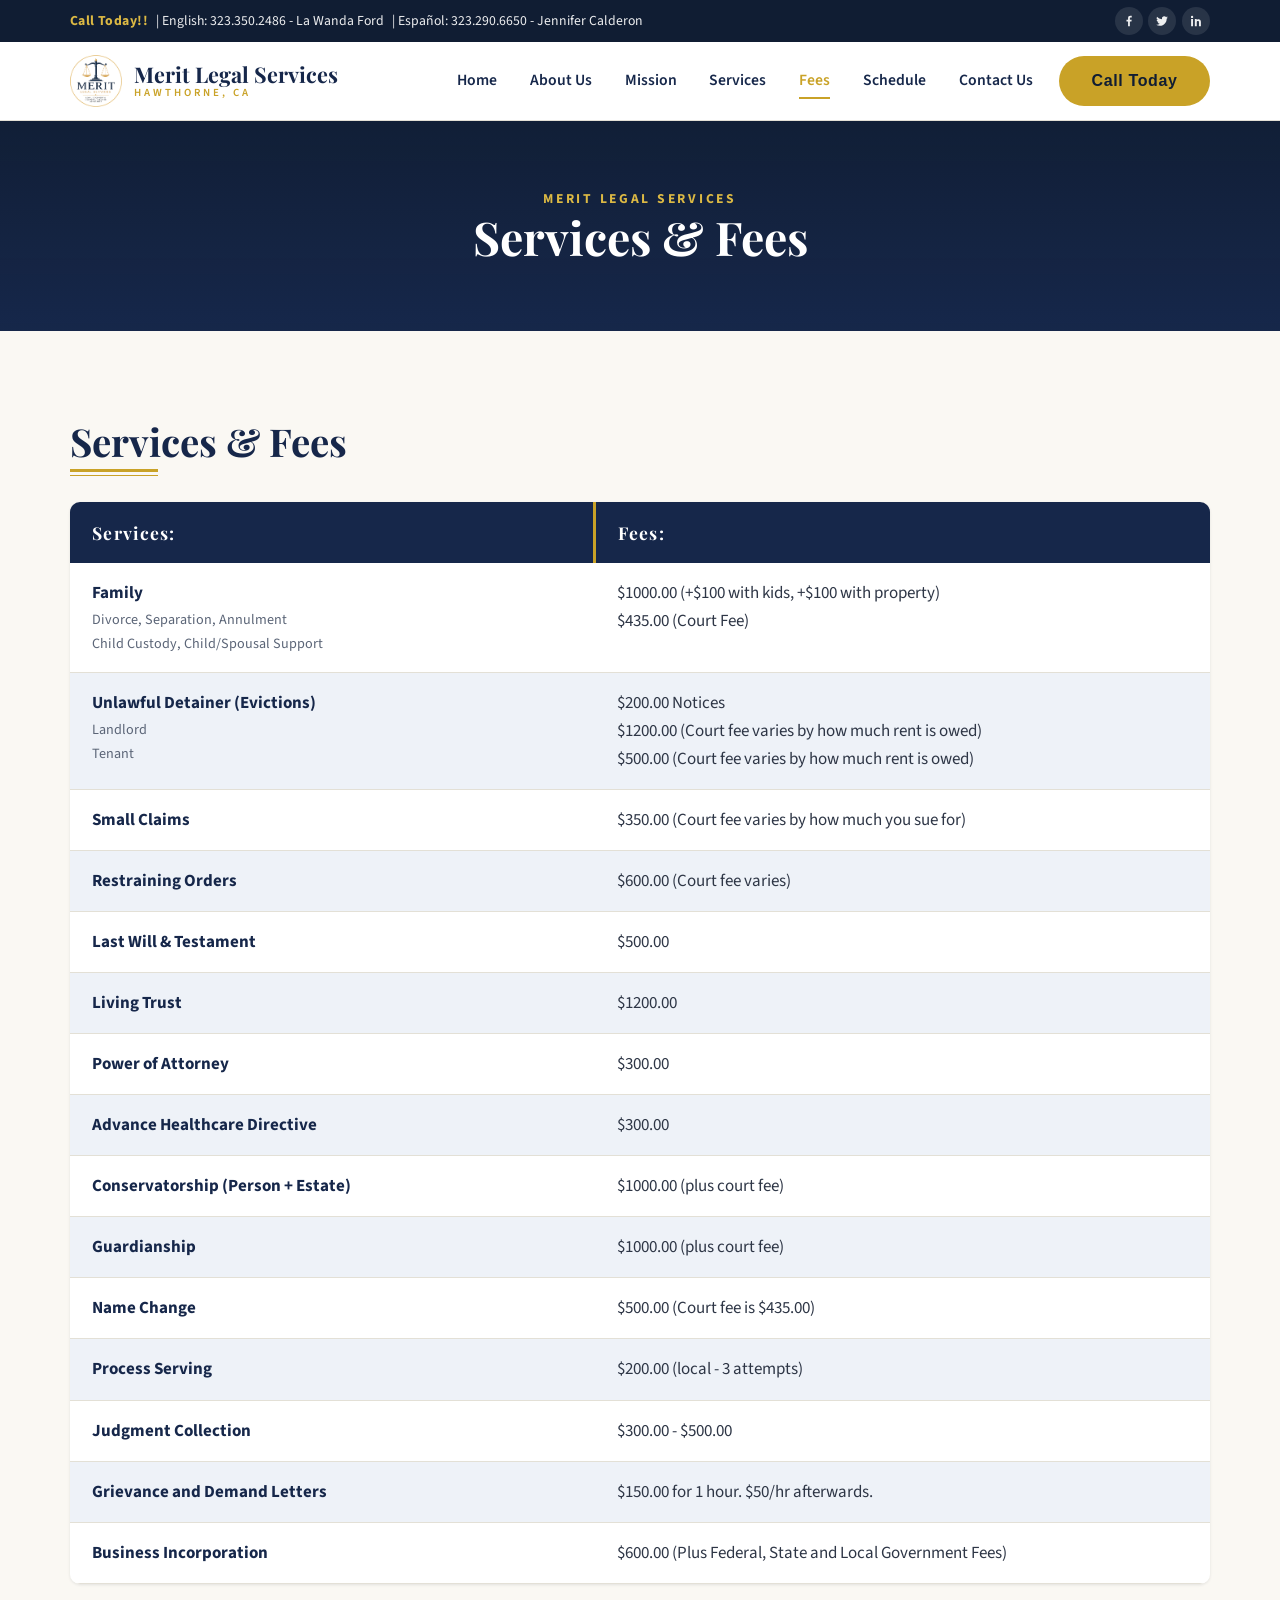
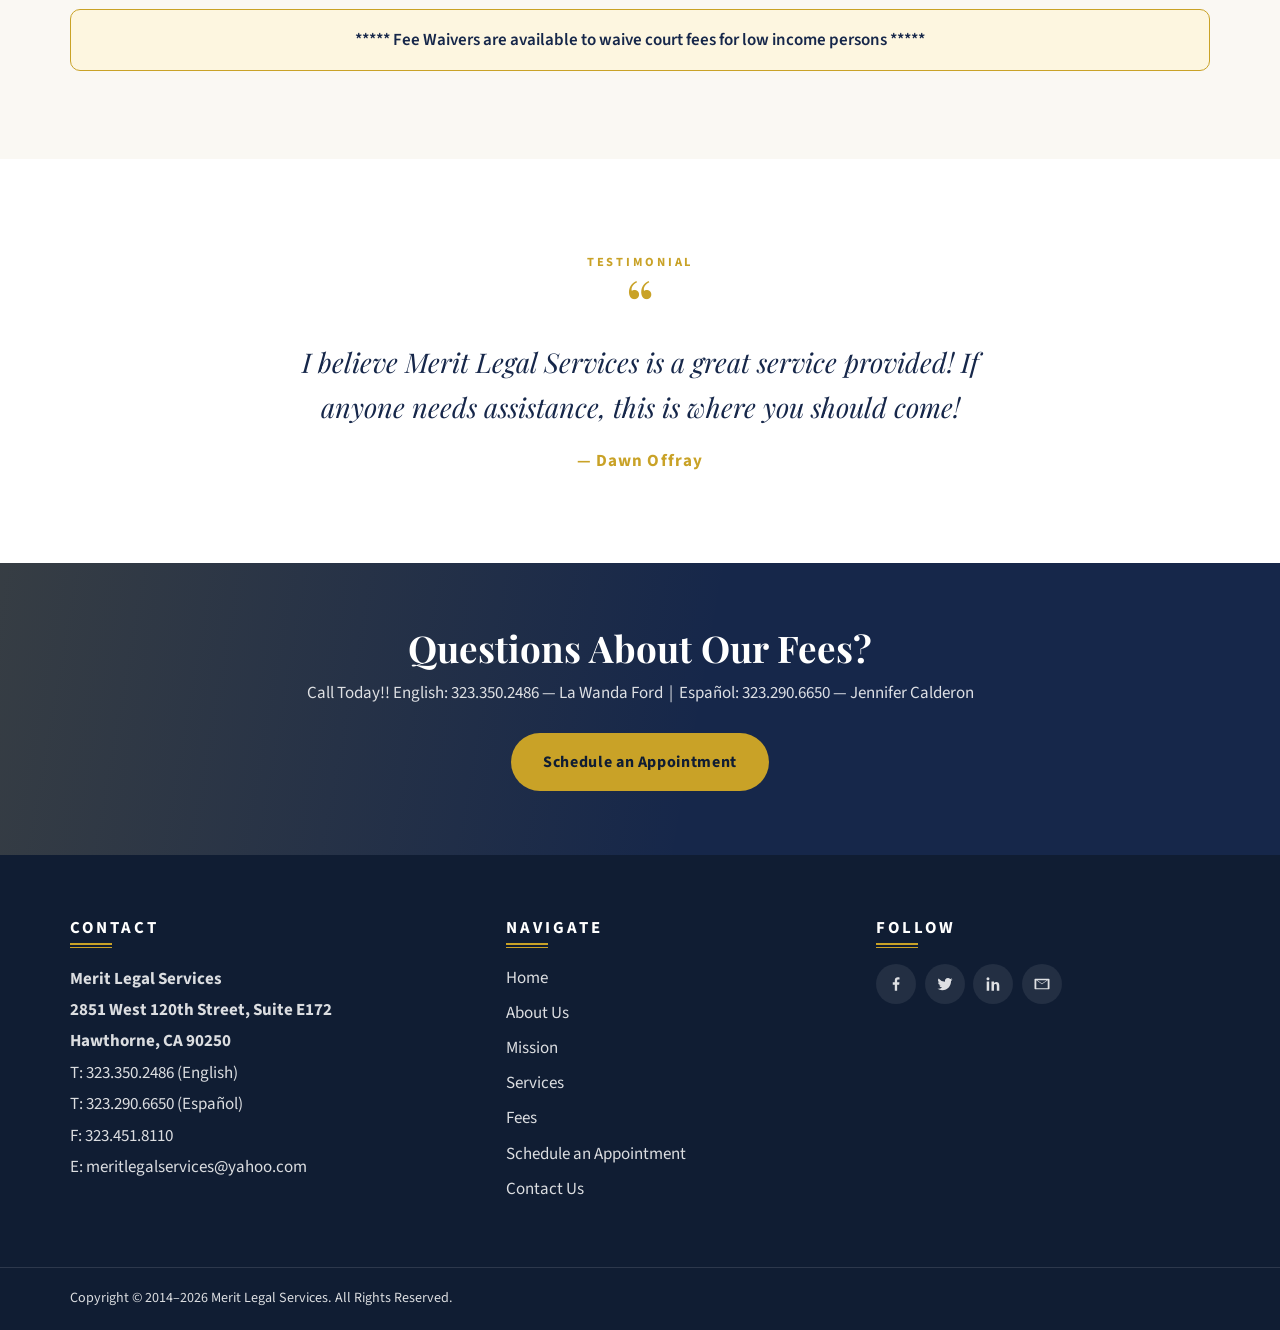
<file: merit-legal-services.html>
<!DOCTYPE html>
<html lang="en">
<head>
  <meta charset="UTF-8">
  <meta name="viewport" content="width=device-width, initial-scale=1.0">
  <title>Services &amp; Fees | Merit Legal Services</title>
  <meta name="description" content="Transparent flat-rate fees for legal document preparation in Hawthorne, CA: divorce, evictions, small claims, wills, trusts, name changes and more. Fee waivers available for low-income persons.">
  <link rel="canonical" href="https://www.meritlegalservices.com/merit-legal-services.html">
  <meta name="theme-color" content="#16274a">

  <!-- Open Graph / social sharing -->
  <meta property="og:type" content="website">
  <meta property="og:site_name" content="Merit Legal Services">
  <meta property="og:title" content="Services &amp; Fees | Merit Legal Services">
  <meta property="og:description" content="Transparent flat-rate fees for legal document preparation in Hawthorne, CA: divorce, evictions, small claims, wills, trusts, name changes and more. Fee waivers available for low-income persons.">
  <meta property="og:url" content="https://www.meritlegalservices.com/merit-legal-services.html">
  <meta property="og:image" content="https://www.meritlegalservices.com/assets/images/logo.png">
  <meta name="twitter:card" content="summary">
  <meta name="twitter:title" content="Services &amp; Fees | Merit Legal Services">
  <meta name="twitter:description" content="Transparent flat-rate fees for legal document preparation in Hawthorne, CA: divorce, evictions, small claims, wills, trusts, name changes and more. Fee waivers available for low-income persons.">
  <meta name="twitter:image" content="https://www.meritlegalservices.com/assets/images/logo.png">

  <!-- Icons -->
  <link rel="icon" type="image/png" href="assets/images/favicon.png">
  <link rel="apple-touch-icon" href="assets/images/apple-touch-icon.png">

  <!-- Fonts & styles -->
  <link rel="preconnect" href="https://fonts.googleapis.com">
  <link rel="preconnect" href="https://fonts.gstatic.com" crossorigin>
  <link href="https://fonts.googleapis.com/css2?family=Playfair+Display:ital,wght@0,600;0,700;1,600&amp;family=Source+Sans+3:wght@400;600;700&amp;display=swap" rel="stylesheet">
  <link rel="stylesheet" href="css/style.css">
</head>
<body>
  <a class="skip-link" href="#main">Skip to main content</a>

  <!-- ======= Top bar ======= -->
  <div class="topbar">
    <div class="container">
      <div class="topbar-call">
        <strong>Call Today!!</strong>
        <span>| English: <a href="tel:+13233502486">323.350.2486</a> - La Wanda Ford</span>
        <span>| Espa&ntilde;ol: <a href="tel:+13232906650">323.290.6650</a> - Jennifer Calderon</span>
      </div>
      <div class="topbar-social">
        <a href="https://www.facebook.com/meritlegalservices" target="_blank" rel="noopener" aria-label="Facebook">
          <svg viewBox="0 0 24 24" aria-hidden="true"><path d="M13.5 21v-8h2.7l.4-3.2h-3.1V7.7c0-.9.3-1.6 1.7-1.6h1.5V3.2c-.3 0-1.2-.2-2.3-.2-2.4 0-4 1.4-4 4.1v2.7H7.7V13h2.7v8h3.1z"/></svg>
        </a>
        <a href="https://twitter.com/MeritLegalServ" target="_blank" rel="noopener" aria-label="Twitter">
          <svg viewBox="0 0 24 24" aria-hidden="true"><path d="M22 5.9c-.7.3-1.5.6-2.3.7.8-.5 1.5-1.3 1.8-2.3-.8.5-1.7.8-2.6 1a4.1 4.1 0 0 0-7 3.7A11.6 11.6 0 0 1 3.4 4.7a4.1 4.1 0 0 0 1.3 5.5c-.7 0-1.3-.2-1.9-.5v.1c0 2 1.4 3.6 3.3 4a4.1 4.1 0 0 1-1.8.1 4.1 4.1 0 0 0 3.8 2.8A8.2 8.2 0 0 1 2 18.4a11.6 11.6 0 0 0 6.3 1.8c7.5 0 11.7-6.3 11.7-11.7v-.5c.8-.6 1.5-1.3 2-2.1z"/></svg>
        </a>
        <a href="https://www.linkedin.com/pub/merit-legal-services-inc/91/42/250" target="_blank" rel="noopener" aria-label="LinkedIn">
          <svg viewBox="0 0 24 24" aria-hidden="true"><path d="M6.9 8.6H3.6V21h3.3V8.6zM5.3 3a2 2 0 1 0 0 4 2 2 0 0 0 0-4zM20.4 13.9c0-3.2-1.7-4.7-4-4.7-1.8 0-2.7 1-3.1 1.7V8.6H10V21h3.3v-6.5c0-1.5.7-2.4 2-2.4 1.2 0 1.8.8 1.8 2.4V21h3.3v-7.1z"/></svg>
        </a>
      </div>
    </div>
  </div>
  <!-- ======= Header / Nav ======= -->
  <header class="site-header">
    <div class="container nav-wrap">
      <a class="brand" href="index.html">
        <img src="assets/images/logo.png" alt="Merit Legal Services logo" width="49" height="50">
        <span class="brand-name">Merit Legal Services<span>Hawthorne, CA</span></span>
      </a>
      <button class="nav-toggle" aria-expanded="false" aria-controls="site-nav" aria-label="Open menu">
        <span class="bar"></span><span class="bar"></span><span class="bar"></span>
      </button>
      <nav class="main-nav" id="site-nav" aria-label="Main navigation">
        <ul>
          <li><a href="index.html">Home</a></li>
          <li><a href="about-us.html">About Us</a></li>
          <li><a href="mission.html">Mission</a></li>
          <li><a href="services.html">Services</a></li>
          <li><a href="merit-legal-services.html" class="active" aria-current="page">Fees</a></li>
          <li><a href="schedule.html">Schedule</a></li>
          <li><a href="contact-us.html">Contact Us</a></li>
          <li><button class="btn btn-gold nav-cta" data-open-modal="call-modal" type="button">Call Today</button></li>
        </ul>
      </nav>
    </div>
    <div class="nav-scrim" aria-hidden="true"></div>
  </header>

  <main id="main">
    <section class="page-hero">
      <div class="container">
        <p class="crumb">Merit Legal Services</p>
        <h1>Services &amp; Fees</h1>
      </div>
    </section>

    <section class="section">
      <div class="container reveal">
        <h2 class="section-title">Services &amp; Fees</h2>
        <div class="fees-table-wrap">
          <table class="fees-table">
            <thead>
              <tr>
                <th scope="col">Services:</th>
                <th scope="col">Fees:</th>
              </tr>
            </thead>
            <tbody>
              <tr>
                <td>Family<small>Divorce, Separation, Annulment<br>Child Custody, Child/Spousal Support</small></td>
                <td>$1000.00 (+$100 with kids, +$100 with property)<br>$435.00 (Court Fee)</td>
              </tr>
              <tr>
                <td>Unlawful Detainer (Evictions)<small>Landlord<br>Tenant</small></td>
                <td>$200.00 Notices<br>$1200.00 (Court fee varies by how much rent is owed)<br>$500.00 (Court fee varies by how much rent is owed)</td>
              </tr>
              <tr>
                <td>Small Claims</td>
                <td>$350.00 (Court fee varies by how much you sue for)</td>
              </tr>
              <tr>
                <td>Restraining Orders</td>
                <td>$600.00 (Court fee varies)</td>
              </tr>
              <tr>
                <td>Last Will &amp; Testament</td>
                <td>$500.00</td>
              </tr>
              <tr>
                <td>Living Trust</td>
                <td>$1200.00</td>
              </tr>
              <tr>
                <td>Power of Attorney</td>
                <td>$300.00</td>
              </tr>
              <tr>
                <td>Advance Healthcare Directive</td>
                <td>$300.00</td>
              </tr>
              <tr>
                <td>Conservatorship (Person + Estate)</td>
                <td>$1000.00 (plus court fee)</td>
              </tr>
              <tr>
                <td>Guardianship</td>
                <td>$1000.00 (plus court fee)</td>
              </tr>
              <tr>
                <td>Name Change</td>
                <td>$500.00 (Court fee is $435.00)</td>
              </tr>
              <tr>
                <td>Process Serving</td>
                <td>$200.00 (local - 3 attempts)</td>
              </tr>
              <tr>
                <td>Judgment Collection</td>
                <td>$300.00 - $500.00</td>
              </tr>
              <tr>
                <td>Grievance and Demand Letters</td>
                <td>$150.00 for 1 hour. $50/hr afterwards.</td>
              </tr>
              <tr>
                <td>Business Incorporation</td>
                <td>$600.00 (Plus Federal, State and Local Government Fees)</td>
              </tr>
            </tbody>
          </table>
        </div>
        <p class="fees-note">***** Fee Waivers are available to waive court fees for low income persons *****</p>
      </div>
    </section>

    <section class="section white">
      <div class="container">
        <div class="testimonial reveal">
          <span class="eyebrow">Testimonial</span>
          <span class="quote-mark" aria-hidden="true">&ldquo;</span>
          <blockquote>I believe Merit Legal Services is a great service provided! If anyone needs assistance, this is where you should come!</blockquote>
          <cite>&mdash; Dawn Offray</cite>
        </div>
      </div>
    </section>

    <section class="cta-band">
      <div class="container reveal">
        <h2>Questions About Our Fees?</h2>
        <p>Call Today!! English: 323.350.2486 &mdash; La Wanda Ford &nbsp;|&nbsp; Espa&ntilde;ol: 323.290.6650 &mdash; Jennifer Calderon</p>
        <a class="btn btn-gold" href="schedule.html">Schedule an Appointment</a>
      </div>
    </section>
  </main>

  <!-- ======= Footer ======= -->
  <footer class="site-footer">
    <div class="container footer-main">
      <div class="footer-brand">        <h3>Contact</h3>
        <address>
          <strong>Merit Legal Services<br>
          2851 West 120th Street, Suite E172<br>
          Hawthorne, CA 90250</strong><br>
          T: <a href="tel:+13233502486">323.350.2486</a> (English)<br>
          T: <a href="tel:+13232906650">323.290.6650</a> (Espa&ntilde;ol)<br>
          F: 323.451.8110<br>
          E: <a href="mailto:meritlegalservices@yahoo.com">meritlegalservices@yahoo.com</a>
        </address>
      </div>
      <div class="footer-nav">
        <h3>Navigate</h3>
        <ul>
          <li><a href="index.html">Home</a></li>
          <li><a href="about-us.html">About Us</a></li>
          <li><a href="mission.html">Mission</a></li>
          <li><a href="services.html">Services</a></li>
          <li><a href="merit-legal-services.html">Fees</a></li>
          <li><a href="schedule.html">Schedule an Appointment</a></li>
          <li><a href="contact-us.html">Contact Us</a></li>
        </ul>
      </div>
      <div>
        <h3>Follow</h3>
        <div class="footer-social">
          <a href="https://www.facebook.com/meritlegalservices" target="_blank" rel="noopener" aria-label="Facebook">
            <svg viewBox="0 0 24 24" aria-hidden="true"><path d="M13.5 21v-8h2.7l.4-3.2h-3.1V7.7c0-.9.3-1.6 1.7-1.6h1.5V3.2c-.3 0-1.2-.2-2.3-.2-2.4 0-4 1.4-4 4.1v2.7H7.7V13h2.7v8h3.1z"/></svg>
          </a>
          <a href="https://twitter.com/MeritLegalServ" target="_blank" rel="noopener" aria-label="Twitter">
            <svg viewBox="0 0 24 24" aria-hidden="true"><path d="M22 5.9c-.7.3-1.5.6-2.3.7.8-.5 1.5-1.3 1.8-2.3-.8.5-1.7.8-2.6 1a4.1 4.1 0 0 0-7 3.7A11.6 11.6 0 0 1 3.4 4.7a4.1 4.1 0 0 0 1.3 5.5c-.7 0-1.3-.2-1.9-.5v.1c0 2 1.4 3.6 3.3 4a4.1 4.1 0 0 1-1.8.1 4.1 4.1 0 0 0 3.8 2.8A8.2 8.2 0 0 1 2 18.4a11.6 11.6 0 0 0 6.3 1.8c7.5 0 11.7-6.3 11.7-11.7v-.5c.8-.6 1.5-1.3 2-2.1z"/></svg>
          </a>
          <a href="https://www.linkedin.com/pub/merit-legal-services-inc/91/42/250" target="_blank" rel="noopener" aria-label="LinkedIn">
            <svg viewBox="0 0 24 24" aria-hidden="true"><path d="M6.9 8.6H3.6V21h3.3V8.6zM5.3 3a2 2 0 1 0 0 4 2 2 0 0 0 0-4zM20.4 13.9c0-3.2-1.7-4.7-4-4.7-1.8 0-2.7 1-3.1 1.7V8.6H10V21h3.3v-6.5c0-1.5.7-2.4 2-2.4 1.2 0 1.8.8 1.8 2.4V21h3.3v-7.1z"/></svg>
          </a>
          <a href="mailto:meritlegalservices@yahoo.com" aria-label="Email">
            <svg viewBox="0 0 24 24" aria-hidden="true"><path d="M3 5h18a1 1 0 0 1 1 1v12a1 1 0 0 1-1 1H3a1 1 0 0 1-1-1V6a1 1 0 0 1 1-1zm9 7.3L4.4 7v10.6h15.2V7L12 12.3zM5.6 7l6.4 4.4L18.4 7H5.6z"/></svg>
          </a>
        </div>
      </div>
    </div>
    <div class="footer-bottom">
      <div class="container">
        <p>Copyright &copy; 2014&ndash;<span data-current-year>2026</span> Merit Legal Services. All Rights Reserved.</p>
      </div>
    </div>
  </footer>
  <!-- ======= Call Today pop-up ======= -->
  <div class="modal-overlay" id="call-modal" role="dialog" aria-modal="true" aria-labelledby="call-title" aria-hidden="true">
    <div class="modal">
      <button class="modal-close" data-close-modal type="button" aria-label="Close">&times;</button>
      <span class="eyebrow">Call Today!!</span>
      <h2 id="call-title">Speak With Us Now</h2>
      <p>Providing unprecedented legal services to individuals, businesses and corporations.</p>
      <ul class="modal-phones">
        <li><a href="tel:+13233502486">323.350.2486</a><small>English &mdash; La Wanda Ford</small></li>
        <li><a href="tel:+13232906650">323.290.6650</a><small>Espa&ntilde;ol &mdash; Jennifer Calderon</small></li>
      </ul>
      <div class="modal-actions">
        <a class="btn btn-navy" href="schedule.html">Schedule an Appointment</a>
        <button class="btn btn-gold" data-close-modal type="button">Close</button>
      </div>
    </div>
  </div>
  <button class="back-to-top" type="button" aria-label="Back to top">&uarr;</button>

  <script src="js/script.js"></script>
</body>
</html>
</file>
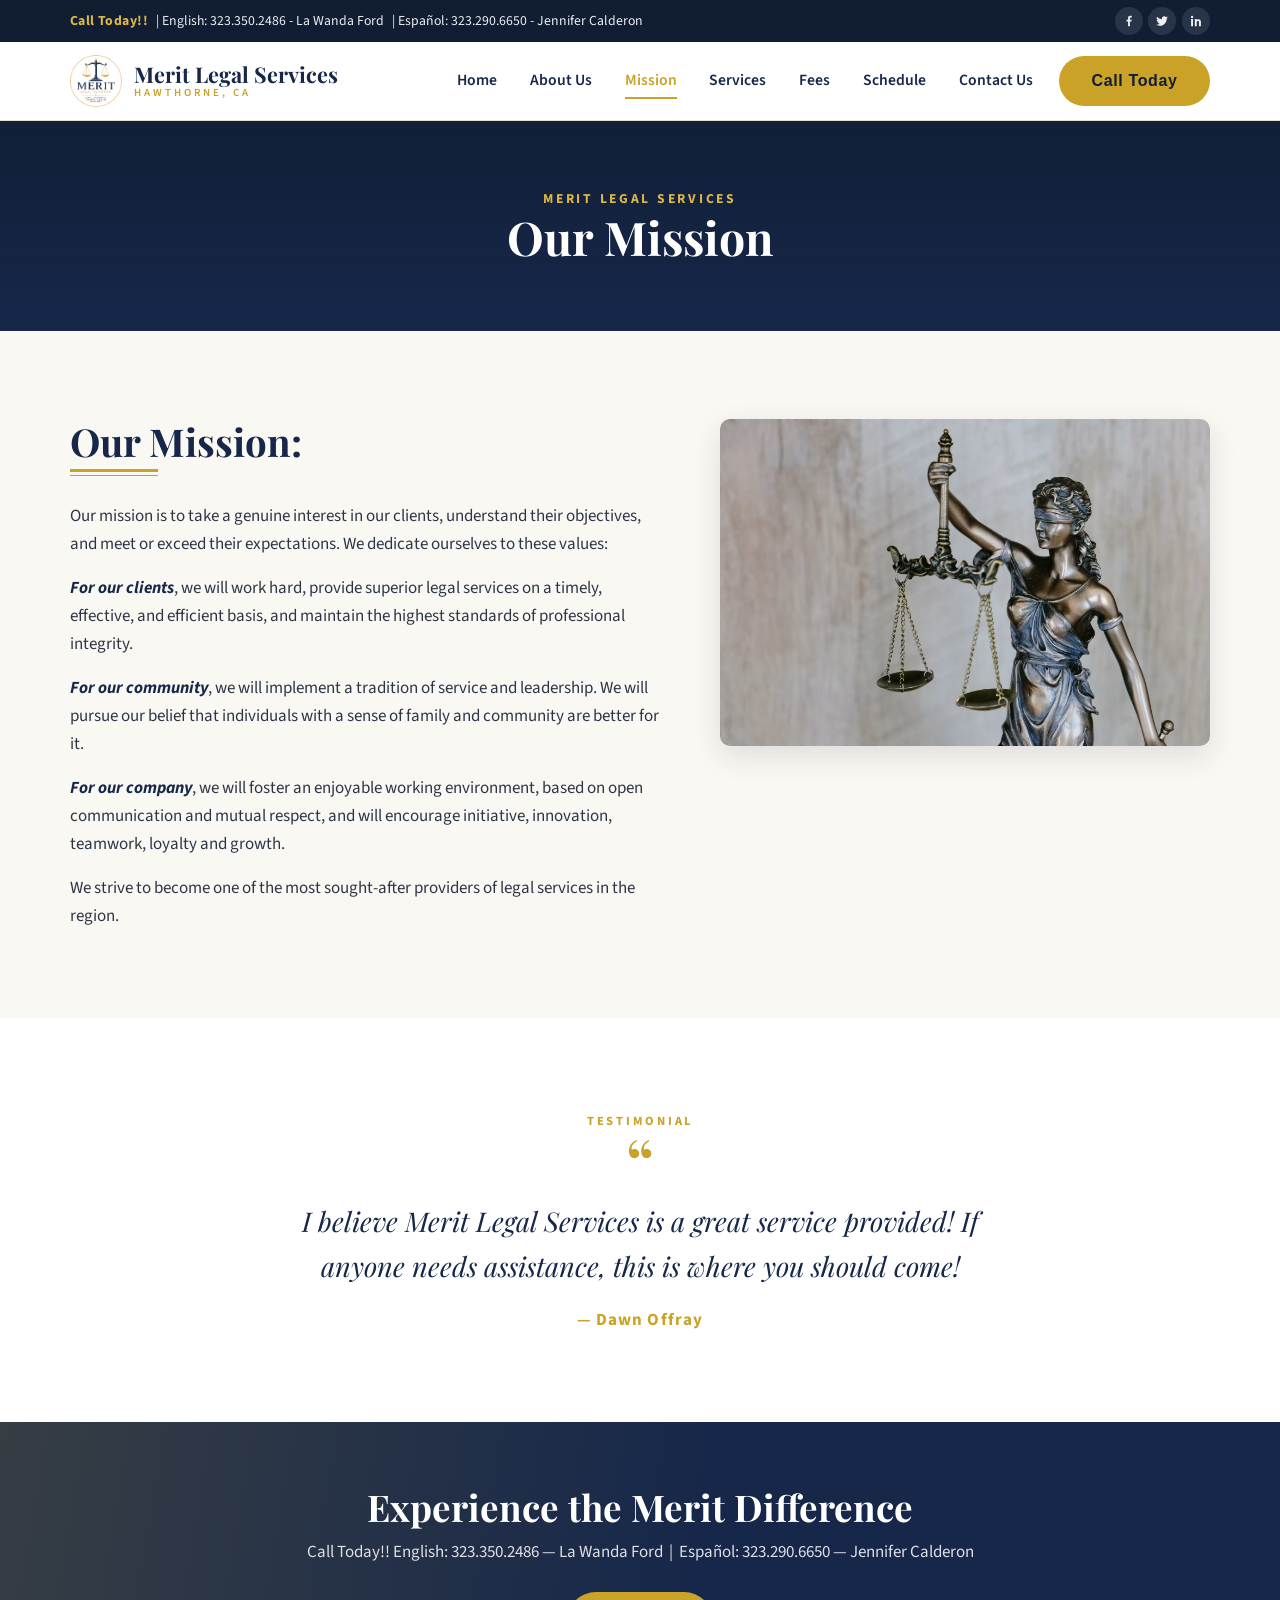
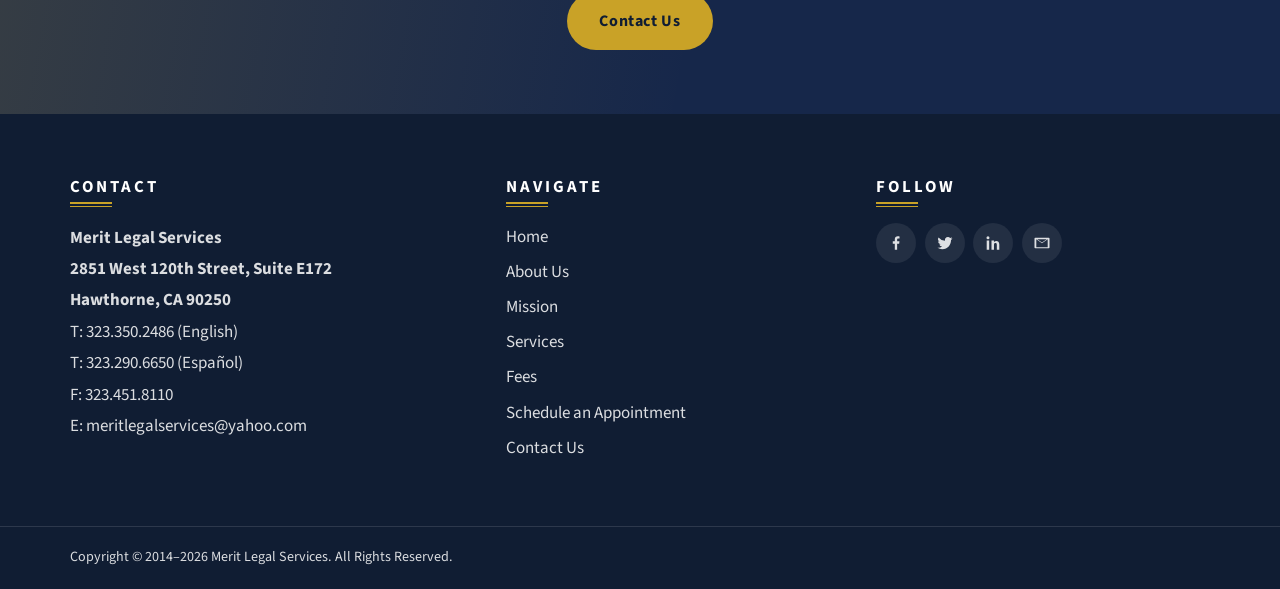
<file: mission.html>
<!DOCTYPE html>
<html lang="en">
<head>
  <meta charset="UTF-8">
  <meta name="viewport" content="width=device-width, initial-scale=1.0">
  <title>Our Mission | Merit Legal Services</title>
  <meta name="description" content="Our mission is to take a genuine interest in our clients, understand their objectives, and meet or exceed their expectations. Serving clients, community and company in Hawthorne, CA.">
  <link rel="canonical" href="https://www.meritlegalservices.com/mission.html">
  <meta name="theme-color" content="#16274a">

  <!-- Open Graph / social sharing -->
  <meta property="og:type" content="website">
  <meta property="og:site_name" content="Merit Legal Services">
  <meta property="og:title" content="Our Mission | Merit Legal Services">
  <meta property="og:description" content="Our mission is to take a genuine interest in our clients, understand their objectives, and meet or exceed their expectations. Serving clients, community and company in Hawthorne, CA.">
  <meta property="og:url" content="https://www.meritlegalservices.com/mission.html">
  <meta property="og:image" content="https://www.meritlegalservices.com/assets/images/logo.png">
  <meta name="twitter:card" content="summary">
  <meta name="twitter:title" content="Our Mission | Merit Legal Services">
  <meta name="twitter:description" content="Our mission is to take a genuine interest in our clients, understand their objectives, and meet or exceed their expectations. Serving clients, community and company in Hawthorne, CA.">
  <meta name="twitter:image" content="https://www.meritlegalservices.com/assets/images/logo.png">

  <!-- Icons -->
  <link rel="icon" type="image/png" href="assets/images/favicon.png">
  <link rel="apple-touch-icon" href="assets/images/apple-touch-icon.png">

  <!-- Fonts & styles -->
  <link rel="preconnect" href="https://fonts.googleapis.com">
  <link rel="preconnect" href="https://fonts.gstatic.com" crossorigin>
  <link href="https://fonts.googleapis.com/css2?family=Playfair+Display:ital,wght@0,600;0,700;1,600&amp;family=Source+Sans+3:wght@400;600;700&amp;display=swap" rel="stylesheet">
  <link rel="stylesheet" href="css/style.css">
</head>
<body>
  <a class="skip-link" href="#main">Skip to main content</a>

  <!-- ======= Top bar ======= -->
  <div class="topbar">
    <div class="container">
      <div class="topbar-call">
        <strong>Call Today!!</strong>
        <span>| English: <a href="tel:+13233502486">323.350.2486</a> - La Wanda Ford</span>
        <span>| Espa&ntilde;ol: <a href="tel:+13232906650">323.290.6650</a> - Jennifer Calderon</span>
      </div>
      <div class="topbar-social">
        <a href="https://www.facebook.com/meritlegalservices" target="_blank" rel="noopener" aria-label="Facebook">
          <svg viewBox="0 0 24 24" aria-hidden="true"><path d="M13.5 21v-8h2.7l.4-3.2h-3.1V7.7c0-.9.3-1.6 1.7-1.6h1.5V3.2c-.3 0-1.2-.2-2.3-.2-2.4 0-4 1.4-4 4.1v2.7H7.7V13h2.7v8h3.1z"/></svg>
        </a>
        <a href="https://twitter.com/MeritLegalServ" target="_blank" rel="noopener" aria-label="Twitter">
          <svg viewBox="0 0 24 24" aria-hidden="true"><path d="M22 5.9c-.7.3-1.5.6-2.3.7.8-.5 1.5-1.3 1.8-2.3-.8.5-1.7.8-2.6 1a4.1 4.1 0 0 0-7 3.7A11.6 11.6 0 0 1 3.4 4.7a4.1 4.1 0 0 0 1.3 5.5c-.7 0-1.3-.2-1.9-.5v.1c0 2 1.4 3.6 3.3 4a4.1 4.1 0 0 1-1.8.1 4.1 4.1 0 0 0 3.8 2.8A8.2 8.2 0 0 1 2 18.4a11.6 11.6 0 0 0 6.3 1.8c7.5 0 11.7-6.3 11.7-11.7v-.5c.8-.6 1.5-1.3 2-2.1z"/></svg>
        </a>
        <a href="https://www.linkedin.com/pub/merit-legal-services-inc/91/42/250" target="_blank" rel="noopener" aria-label="LinkedIn">
          <svg viewBox="0 0 24 24" aria-hidden="true"><path d="M6.9 8.6H3.6V21h3.3V8.6zM5.3 3a2 2 0 1 0 0 4 2 2 0 0 0 0-4zM20.4 13.9c0-3.2-1.7-4.7-4-4.7-1.8 0-2.7 1-3.1 1.7V8.6H10V21h3.3v-6.5c0-1.5.7-2.4 2-2.4 1.2 0 1.8.8 1.8 2.4V21h3.3v-7.1z"/></svg>
        </a>
      </div>
    </div>
  </div>
  <!-- ======= Header / Nav ======= -->
  <header class="site-header">
    <div class="container nav-wrap">
      <a class="brand" href="index.html">
        <img src="assets/images/logo.png" alt="Merit Legal Services logo" width="49" height="50">
        <span class="brand-name">Merit Legal Services<span>Hawthorne, CA</span></span>
      </a>
      <button class="nav-toggle" aria-expanded="false" aria-controls="site-nav" aria-label="Open menu">
        <span class="bar"></span><span class="bar"></span><span class="bar"></span>
      </button>
      <nav class="main-nav" id="site-nav" aria-label="Main navigation">
        <ul>
          <li><a href="index.html">Home</a></li>
          <li><a href="about-us.html">About Us</a></li>
          <li><a href="mission.html" class="active" aria-current="page">Mission</a></li>
          <li><a href="services.html">Services</a></li>
          <li><a href="merit-legal-services.html">Fees</a></li>
          <li><a href="schedule.html">Schedule</a></li>
          <li><a href="contact-us.html">Contact Us</a></li>
          <li><button class="btn btn-gold nav-cta" data-open-modal="call-modal" type="button">Call Today</button></li>
        </ul>
      </nav>
    </div>
    <div class="nav-scrim" aria-hidden="true"></div>
  </header>

  <main id="main">
    <section class="page-hero">
      <div class="container">
        <p class="crumb">Merit Legal Services</p>
        <h1>Our Mission</h1>
      </div>
    </section>

    <section class="section">
      <div class="container split">
        <div class="content reveal">
          <h2 class="section-title">Our Mission:</h2>
          <p>Our mission is to take a genuine interest in our clients, understand their objectives, and meet or exceed their expectations. We dedicate ourselves to these values:</p>
          <p><strong><em>For our clients</em></strong>, we will work hard, provide superior legal services on a timely, effective, and efficient basis, and maintain the highest standards of professional integrity.</p>
          <p><strong><em>For our community</em></strong>, we will implement a tradition of service and leadership. We will pursue our belief that individuals with a sense of family and community are better for it.</p>
          <p><strong><em>For our company</em></strong>, we will foster an enjoyable working environment, based on open communication and mutual respect, and will encourage initiative, innovation, teamwork, loyalty and growth.</p>
          <p>We strive to become one of the most sought-after providers of legal services in the region.</p>
        </div>
        <div class="split-media reveal">
          <!-- TODO: replace with the original mission photo — drop the file into assets/images/ and update this src -->
          <img src="assets/images/coverimage.avif" alt="Our mission at Merit Legal Services" loading="lazy">
        </div>
      </div>
    </section>

    <section class="section white">
      <div class="container">
        <div class="testimonial reveal">
          <span class="eyebrow">Testimonial</span>
          <span class="quote-mark" aria-hidden="true">&ldquo;</span>
          <blockquote>I believe Merit Legal Services is a great service provided! If anyone needs assistance, this is where you should come!</blockquote>
          <cite>&mdash; Dawn Offray</cite>
        </div>
      </div>
    </section>

    <section class="cta-band">
      <div class="container reveal">
        <h2>Experience the Merit Difference</h2>
        <p>Call Today!! English: 323.350.2486 &mdash; La Wanda Ford &nbsp;|&nbsp; Espa&ntilde;ol: 323.290.6650 &mdash; Jennifer Calderon</p>
        <a class="btn btn-gold" href="contact-us.html">Contact Us</a>
      </div>
    </section>
  </main>

  <!-- ======= Footer ======= -->
  <footer class="site-footer">
    <div class="container footer-main">
      <div class="footer-brand">        <h3>Contact</h3>
        <address>
          <strong>Merit Legal Services<br>
          2851 West 120th Street, Suite E172<br>
          Hawthorne, CA 90250</strong><br>
          T: <a href="tel:+13233502486">323.350.2486</a> (English)<br>
          T: <a href="tel:+13232906650">323.290.6650</a> (Espa&ntilde;ol)<br>
          F: 323.451.8110<br>
          E: <a href="mailto:meritlegalservices@yahoo.com">meritlegalservices@yahoo.com</a>
        </address>
      </div>
      <div class="footer-nav">
        <h3>Navigate</h3>
        <ul>
          <li><a href="index.html">Home</a></li>
          <li><a href="about-us.html">About Us</a></li>
          <li><a href="mission.html">Mission</a></li>
          <li><a href="services.html">Services</a></li>
          <li><a href="merit-legal-services.html">Fees</a></li>
          <li><a href="schedule.html">Schedule an Appointment</a></li>
          <li><a href="contact-us.html">Contact Us</a></li>
        </ul>
      </div>
      <div>
        <h3>Follow</h3>
        <div class="footer-social">
          <a href="https://www.facebook.com/meritlegalservices" target="_blank" rel="noopener" aria-label="Facebook">
            <svg viewBox="0 0 24 24" aria-hidden="true"><path d="M13.5 21v-8h2.7l.4-3.2h-3.1V7.7c0-.9.3-1.6 1.7-1.6h1.5V3.2c-.3 0-1.2-.2-2.3-.2-2.4 0-4 1.4-4 4.1v2.7H7.7V13h2.7v8h3.1z"/></svg>
          </a>
          <a href="https://twitter.com/MeritLegalServ" target="_blank" rel="noopener" aria-label="Twitter">
            <svg viewBox="0 0 24 24" aria-hidden="true"><path d="M22 5.9c-.7.3-1.5.6-2.3.7.8-.5 1.5-1.3 1.8-2.3-.8.5-1.7.8-2.6 1a4.1 4.1 0 0 0-7 3.7A11.6 11.6 0 0 1 3.4 4.7a4.1 4.1 0 0 0 1.3 5.5c-.7 0-1.3-.2-1.9-.5v.1c0 2 1.4 3.6 3.3 4a4.1 4.1 0 0 1-1.8.1 4.1 4.1 0 0 0 3.8 2.8A8.2 8.2 0 0 1 2 18.4a11.6 11.6 0 0 0 6.3 1.8c7.5 0 11.7-6.3 11.7-11.7v-.5c.8-.6 1.5-1.3 2-2.1z"/></svg>
          </a>
          <a href="https://www.linkedin.com/pub/merit-legal-services-inc/91/42/250" target="_blank" rel="noopener" aria-label="LinkedIn">
            <svg viewBox="0 0 24 24" aria-hidden="true"><path d="M6.9 8.6H3.6V21h3.3V8.6zM5.3 3a2 2 0 1 0 0 4 2 2 0 0 0 0-4zM20.4 13.9c0-3.2-1.7-4.7-4-4.7-1.8 0-2.7 1-3.1 1.7V8.6H10V21h3.3v-6.5c0-1.5.7-2.4 2-2.4 1.2 0 1.8.8 1.8 2.4V21h3.3v-7.1z"/></svg>
          </a>
          <a href="mailto:meritlegalservices@yahoo.com" aria-label="Email">
            <svg viewBox="0 0 24 24" aria-hidden="true"><path d="M3 5h18a1 1 0 0 1 1 1v12a1 1 0 0 1-1 1H3a1 1 0 0 1-1-1V6a1 1 0 0 1 1-1zm9 7.3L4.4 7v10.6h15.2V7L12 12.3zM5.6 7l6.4 4.4L18.4 7H5.6z"/></svg>
          </a>
        </div>
      </div>
    </div>
    <div class="footer-bottom">
      <div class="container">
        <p>Copyright &copy; 2014&ndash;<span data-current-year>2026</span> Merit Legal Services. All Rights Reserved.</p>
      </div>
    </div>
  </footer>
  <!-- ======= Call Today pop-up ======= -->
  <div class="modal-overlay" id="call-modal" role="dialog" aria-modal="true" aria-labelledby="call-title" aria-hidden="true">
    <div class="modal">
      <button class="modal-close" data-close-modal type="button" aria-label="Close">&times;</button>
      <span class="eyebrow">Call Today!!</span>
      <h2 id="call-title">Speak With Us Now</h2>
      <p>Providing unprecedented legal services to individuals, businesses and corporations.</p>
      <ul class="modal-phones">
        <li><a href="tel:+13233502486">323.350.2486</a><small>English &mdash; La Wanda Ford</small></li>
        <li><a href="tel:+13232906650">323.290.6650</a><small>Espa&ntilde;ol &mdash; Jennifer Calderon</small></li>
      </ul>
      <div class="modal-actions">
        <a class="btn btn-navy" href="schedule.html">Schedule an Appointment</a>
        <button class="btn btn-gold" data-close-modal type="button">Close</button>
      </div>
    </div>
  </div>
  <button class="back-to-top" type="button" aria-label="Back to top">&uarr;</button>

  <script src="js/script.js"></script>
</body>
</html>
</file>
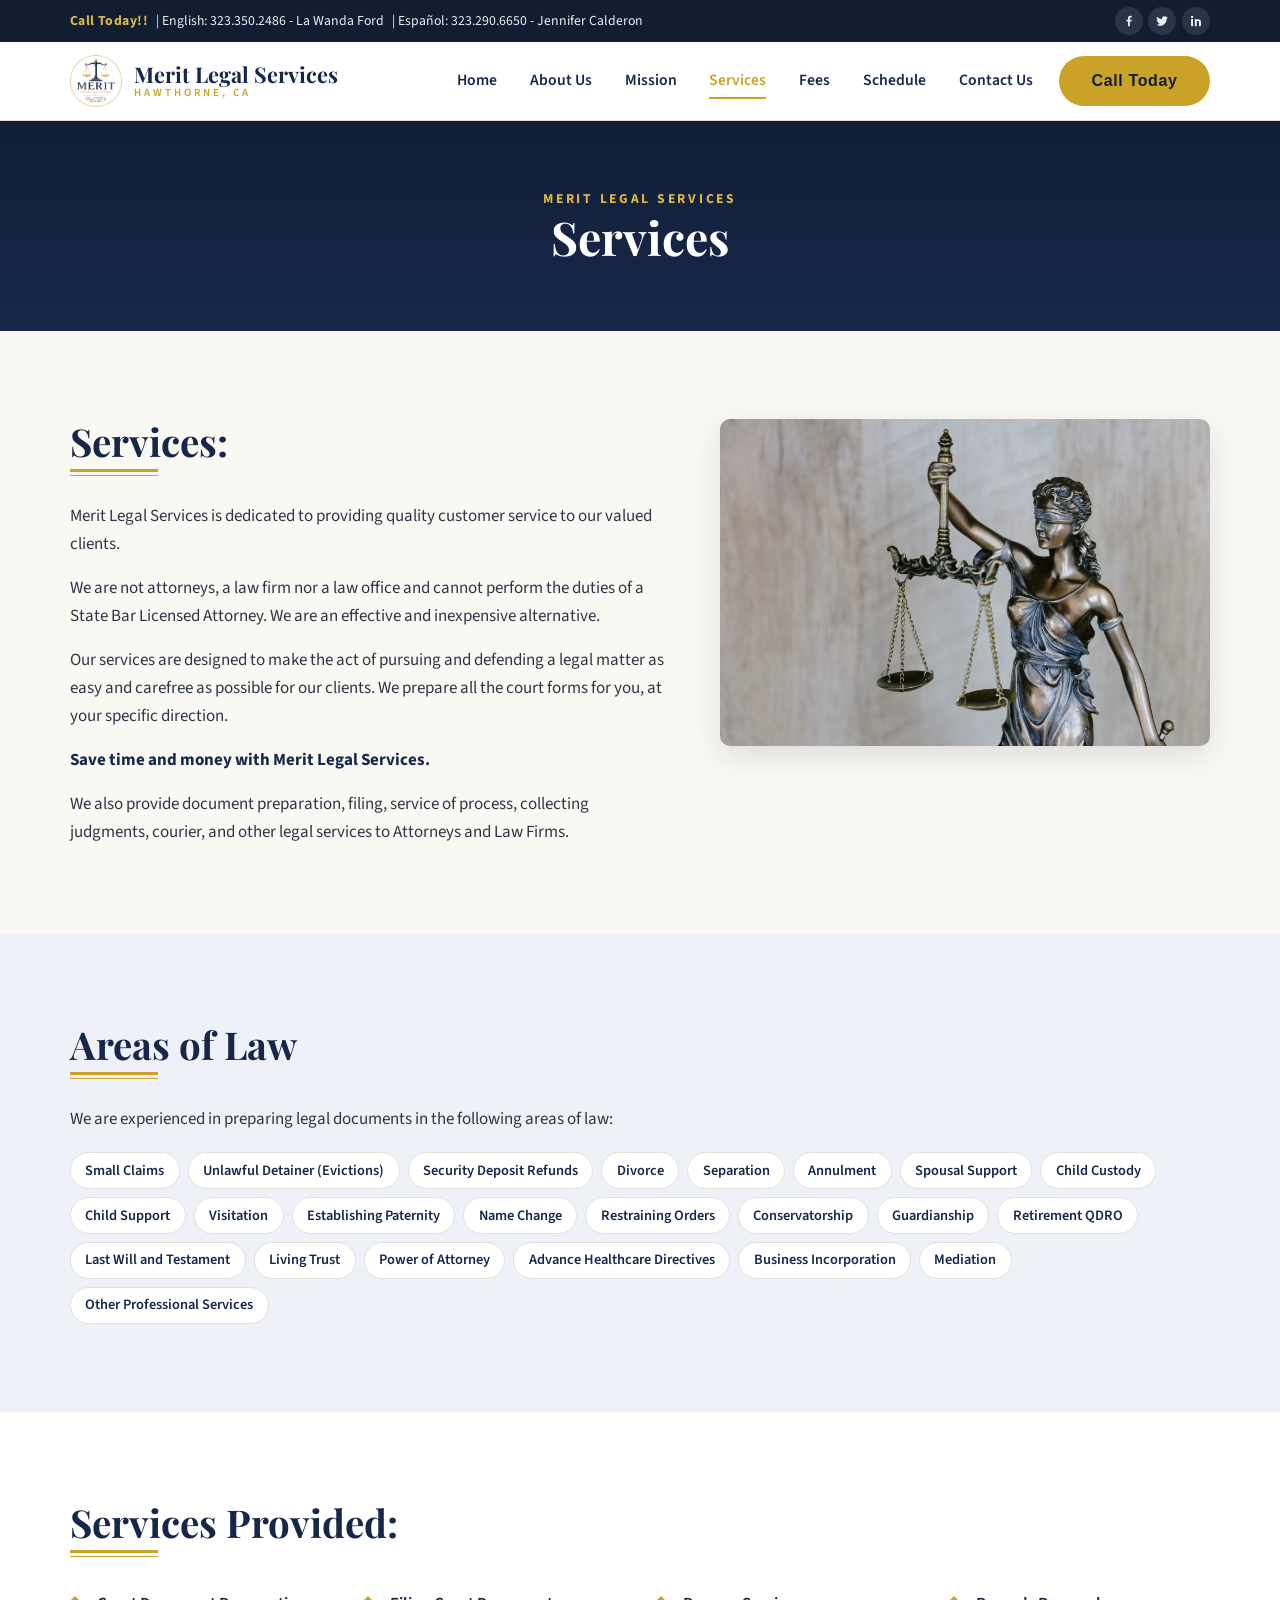
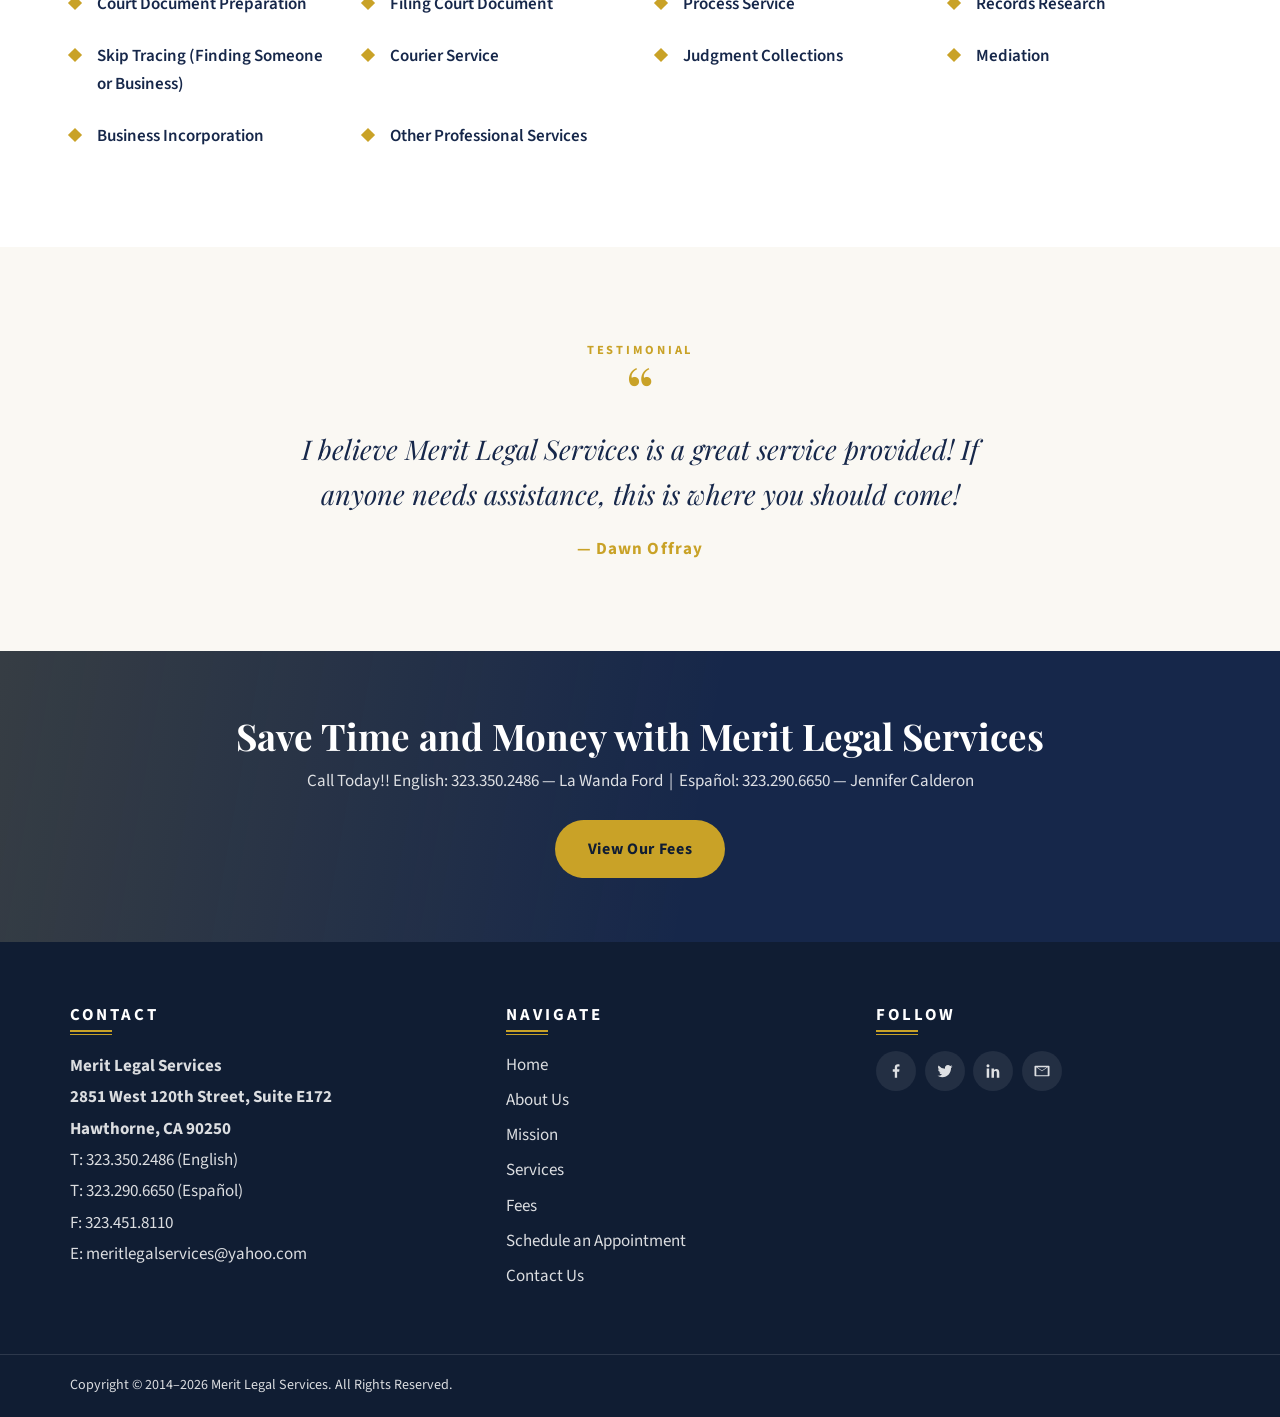
<file: services.html>
<!DOCTYPE html>
<html lang="en">
<head>
  <meta charset="UTF-8">
  <meta name="viewport" content="width=device-width, initial-scale=1.0">
  <title>Services | Merit Legal Services</title>
  <meta name="description" content="Court document preparation, filing, process service, records research, mediation, business incorporation and more. Serving individuals, businesses, attorneys and law firms in Hawthorne, CA.">
  <link rel="canonical" href="https://www.meritlegalservices.com/services.html">
  <meta name="theme-color" content="#16274a">

  <!-- Open Graph / social sharing -->
  <meta property="og:type" content="website">
  <meta property="og:site_name" content="Merit Legal Services">
  <meta property="og:title" content="Services | Merit Legal Services">
  <meta property="og:description" content="Court document preparation, filing, process service, records research, mediation, business incorporation and more. Serving individuals, businesses, attorneys and law firms in Hawthorne, CA.">
  <meta property="og:url" content="https://www.meritlegalservices.com/services.html">
  <meta property="og:image" content="https://www.meritlegalservices.com/assets/images/logo.png">
  <meta name="twitter:card" content="summary">
  <meta name="twitter:title" content="Services | Merit Legal Services">
  <meta name="twitter:description" content="Court document preparation, filing, process service, records research, mediation, business incorporation and more. Serving individuals, businesses, attorneys and law firms in Hawthorne, CA.">
  <meta name="twitter:image" content="https://www.meritlegalservices.com/assets/images/logo.png">

  <!-- Icons -->
  <link rel="icon" type="image/png" href="assets/images/favicon.png">
  <link rel="apple-touch-icon" href="assets/images/apple-touch-icon.png">

  <!-- Fonts & styles -->
  <link rel="preconnect" href="https://fonts.googleapis.com">
  <link rel="preconnect" href="https://fonts.gstatic.com" crossorigin>
  <link href="https://fonts.googleapis.com/css2?family=Playfair+Display:ital,wght@0,600;0,700;1,600&amp;family=Source+Sans+3:wght@400;600;700&amp;display=swap" rel="stylesheet">
  <link rel="stylesheet" href="css/style.css">
</head>
<body>
  <a class="skip-link" href="#main">Skip to main content</a>

  <!-- ======= Top bar ======= -->
  <div class="topbar">
    <div class="container">
      <div class="topbar-call">
        <strong>Call Today!!</strong>
        <span>| English: <a href="tel:+13233502486">323.350.2486</a> - La Wanda Ford</span>
        <span>| Espa&ntilde;ol: <a href="tel:+13232906650">323.290.6650</a> - Jennifer Calderon</span>
      </div>
      <div class="topbar-social">
        <a href="https://www.facebook.com/meritlegalservices" target="_blank" rel="noopener" aria-label="Facebook">
          <svg viewBox="0 0 24 24" aria-hidden="true"><path d="M13.5 21v-8h2.7l.4-3.2h-3.1V7.7c0-.9.3-1.6 1.7-1.6h1.5V3.2c-.3 0-1.2-.2-2.3-.2-2.4 0-4 1.4-4 4.1v2.7H7.7V13h2.7v8h3.1z"/></svg>
        </a>
        <a href="https://twitter.com/MeritLegalServ" target="_blank" rel="noopener" aria-label="Twitter">
          <svg viewBox="0 0 24 24" aria-hidden="true"><path d="M22 5.9c-.7.3-1.5.6-2.3.7.8-.5 1.5-1.3 1.8-2.3-.8.5-1.7.8-2.6 1a4.1 4.1 0 0 0-7 3.7A11.6 11.6 0 0 1 3.4 4.7a4.1 4.1 0 0 0 1.3 5.5c-.7 0-1.3-.2-1.9-.5v.1c0 2 1.4 3.6 3.3 4a4.1 4.1 0 0 1-1.8.1 4.1 4.1 0 0 0 3.8 2.8A8.2 8.2 0 0 1 2 18.4a11.6 11.6 0 0 0 6.3 1.8c7.5 0 11.7-6.3 11.7-11.7v-.5c.8-.6 1.5-1.3 2-2.1z"/></svg>
        </a>
        <a href="https://www.linkedin.com/pub/merit-legal-services-inc/91/42/250" target="_blank" rel="noopener" aria-label="LinkedIn">
          <svg viewBox="0 0 24 24" aria-hidden="true"><path d="M6.9 8.6H3.6V21h3.3V8.6zM5.3 3a2 2 0 1 0 0 4 2 2 0 0 0 0-4zM20.4 13.9c0-3.2-1.7-4.7-4-4.7-1.8 0-2.7 1-3.1 1.7V8.6H10V21h3.3v-6.5c0-1.5.7-2.4 2-2.4 1.2 0 1.8.8 1.8 2.4V21h3.3v-7.1z"/></svg>
        </a>
      </div>
    </div>
  </div>
  <!-- ======= Header / Nav ======= -->
  <header class="site-header">
    <div class="container nav-wrap">
      <a class="brand" href="index.html">
        <img src="assets/images/logo.png" alt="Merit Legal Services logo" width="49" height="50">
        <span class="brand-name">Merit Legal Services<span>Hawthorne, CA</span></span>
      </a>
      <button class="nav-toggle" aria-expanded="false" aria-controls="site-nav" aria-label="Open menu">
        <span class="bar"></span><span class="bar"></span><span class="bar"></span>
      </button>
      <nav class="main-nav" id="site-nav" aria-label="Main navigation">
        <ul>
          <li><a href="index.html">Home</a></li>
          <li><a href="about-us.html">About Us</a></li>
          <li><a href="mission.html">Mission</a></li>
          <li><a href="services.html" class="active" aria-current="page">Services</a></li>
          <li><a href="merit-legal-services.html">Fees</a></li>
          <li><a href="schedule.html">Schedule</a></li>
          <li><a href="contact-us.html">Contact Us</a></li>
          <li><button class="btn btn-gold nav-cta" data-open-modal="call-modal" type="button">Call Today</button></li>
        </ul>
      </nav>
    </div>
    <div class="nav-scrim" aria-hidden="true"></div>
  </header>

  <main id="main">
    <section class="page-hero">
      <div class="container">
        <p class="crumb">Merit Legal Services</p>
        <h1>Services</h1>
      </div>
    </section>

    <section class="section">
      <div class="container split">
        <div class="content reveal">
          <h2 class="section-title">Services:</h2>
          <p>Merit Legal Services is dedicated to providing quality customer service to our valued clients.</p>
          <p>We are not attorneys, a law firm nor a law office and cannot perform the duties of a State Bar Licensed Attorney. We are an effective and inexpensive alternative.</p>
          <p>Our services are designed to make the act of pursuing and defending a legal matter as easy and carefree as possible for our clients. We prepare all the court forms for you, at your specific direction.</p>
          <p><strong>Save time and money with Merit Legal Services.</strong></p>
          <p>We also provide document preparation, filing, service of process, collecting judgments, courier, and other legal services to Attorneys and Law Firms.</p>
        </div>
        <div class="split-media reveal">
          <!-- TODO: replace with the original services photo — drop the file into assets/images/ and update this src -->
          <img src="assets/images/coverimage.avif" alt="Legal document preparation services" loading="lazy">
        </div>
      </div>
    </section>

    <section class="section tinted">
      <div class="container reveal">
        <h2 class="section-title">Areas of Law</h2>
        <p>We are experienced in preparing legal documents in the following areas of law:</p>
        <ul class="chip-list">
          <li>Small Claims</li>
          <li>Unlawful Detainer (Evictions)</li>
          <li>Security Deposit Refunds</li>
          <li>Divorce</li>
          <li>Separation</li>
          <li>Annulment</li>
          <li>Spousal Support</li>
          <li>Child Custody</li>
          <li>Child Support</li>
          <li>Visitation</li>
          <li>Establishing Paternity</li>
          <li>Name Change</li>
          <li>Restraining Orders</li>
          <li>Conservatorship</li>
          <li>Guardianship</li>
          <li>Retirement QDRO</li>
          <li>Last Will and Testament</li>
          <li>Living Trust</li>
          <li>Power of Attorney</li>
          <li>Advance Healthcare Directives</li>
          <li>Business Incorporation</li>
          <li>Mediation</li>
          <li>Other Professional Services</li>
        </ul>
      </div>
    </section>

    <section class="section white">
      <div class="container reveal">
        <h2 class="section-title">Services Provided:</h2>
        <ul class="service-list">
          <li>Court Document Preparation</li>
          <li>Filing Court Document</li>
          <li>Process Service</li>
          <li>Records Research</li>
          <li>Skip Tracing (Finding Someone or Business)</li>
          <li>Courier Service</li>
          <li>Judgment Collections</li>
          <li>Mediation</li>
          <li>Business Incorporation</li>
          <li>Other Professional Services</li>
        </ul>
      </div>
    </section>

    <section class="section">
      <div class="container">
        <div class="testimonial reveal">
          <span class="eyebrow">Testimonial</span>
          <span class="quote-mark" aria-hidden="true">&ldquo;</span>
          <blockquote>I believe Merit Legal Services is a great service provided! If anyone needs assistance, this is where you should come!</blockquote>
          <cite>&mdash; Dawn Offray</cite>
        </div>
      </div>
    </section>

    <section class="cta-band">
      <div class="container reveal">
        <h2>Save Time and Money with Merit Legal Services</h2>
        <p>Call Today!! English: 323.350.2486 &mdash; La Wanda Ford &nbsp;|&nbsp; Espa&ntilde;ol: 323.290.6650 &mdash; Jennifer Calderon</p>
        <a class="btn btn-gold" href="merit-legal-services.html">View Our Fees</a>
      </div>
    </section>
  </main>

  <!-- ======= Footer ======= -->
  <footer class="site-footer">
    <div class="container footer-main">
      <div class="footer-brand">        <h3>Contact</h3>
        <address>
          <strong>Merit Legal Services<br>
          2851 West 120th Street, Suite E172<br>
          Hawthorne, CA 90250</strong><br>
          T: <a href="tel:+13233502486">323.350.2486</a> (English)<br>
          T: <a href="tel:+13232906650">323.290.6650</a> (Espa&ntilde;ol)<br>
          F: 323.451.8110<br>
          E: <a href="mailto:meritlegalservices@yahoo.com">meritlegalservices@yahoo.com</a>
        </address>
      </div>
      <div class="footer-nav">
        <h3>Navigate</h3>
        <ul>
          <li><a href="index.html">Home</a></li>
          <li><a href="about-us.html">About Us</a></li>
          <li><a href="mission.html">Mission</a></li>
          <li><a href="services.html">Services</a></li>
          <li><a href="merit-legal-services.html">Fees</a></li>
          <li><a href="schedule.html">Schedule an Appointment</a></li>
          <li><a href="contact-us.html">Contact Us</a></li>
        </ul>
      </div>
      <div>
        <h3>Follow</h3>
        <div class="footer-social">
          <a href="https://www.facebook.com/meritlegalservices" target="_blank" rel="noopener" aria-label="Facebook">
            <svg viewBox="0 0 24 24" aria-hidden="true"><path d="M13.5 21v-8h2.7l.4-3.2h-3.1V7.7c0-.9.3-1.6 1.7-1.6h1.5V3.2c-.3 0-1.2-.2-2.3-.2-2.4 0-4 1.4-4 4.1v2.7H7.7V13h2.7v8h3.1z"/></svg>
          </a>
          <a href="https://twitter.com/MeritLegalServ" target="_blank" rel="noopener" aria-label="Twitter">
            <svg viewBox="0 0 24 24" aria-hidden="true"><path d="M22 5.9c-.7.3-1.5.6-2.3.7.8-.5 1.5-1.3 1.8-2.3-.8.5-1.7.8-2.6 1a4.1 4.1 0 0 0-7 3.7A11.6 11.6 0 0 1 3.4 4.7a4.1 4.1 0 0 0 1.3 5.5c-.7 0-1.3-.2-1.9-.5v.1c0 2 1.4 3.6 3.3 4a4.1 4.1 0 0 1-1.8.1 4.1 4.1 0 0 0 3.8 2.8A8.2 8.2 0 0 1 2 18.4a11.6 11.6 0 0 0 6.3 1.8c7.5 0 11.7-6.3 11.7-11.7v-.5c.8-.6 1.5-1.3 2-2.1z"/></svg>
          </a>
          <a href="https://www.linkedin.com/pub/merit-legal-services-inc/91/42/250" target="_blank" rel="noopener" aria-label="LinkedIn">
            <svg viewBox="0 0 24 24" aria-hidden="true"><path d="M6.9 8.6H3.6V21h3.3V8.6zM5.3 3a2 2 0 1 0 0 4 2 2 0 0 0 0-4zM20.4 13.9c0-3.2-1.7-4.7-4-4.7-1.8 0-2.7 1-3.1 1.7V8.6H10V21h3.3v-6.5c0-1.5.7-2.4 2-2.4 1.2 0 1.8.8 1.8 2.4V21h3.3v-7.1z"/></svg>
          </a>
          <a href="mailto:meritlegalservices@yahoo.com" aria-label="Email">
            <svg viewBox="0 0 24 24" aria-hidden="true"><path d="M3 5h18a1 1 0 0 1 1 1v12a1 1 0 0 1-1 1H3a1 1 0 0 1-1-1V6a1 1 0 0 1 1-1zm9 7.3L4.4 7v10.6h15.2V7L12 12.3zM5.6 7l6.4 4.4L18.4 7H5.6z"/></svg>
          </a>
        </div>
      </div>
    </div>
    <div class="footer-bottom">
      <div class="container">
        <p>Copyright &copy; 2014&ndash;<span data-current-year>2026</span> Merit Legal Services. All Rights Reserved.</p>
      </div>
    </div>
  </footer>
  <!-- ======= Call Today pop-up ======= -->
  <div class="modal-overlay" id="call-modal" role="dialog" aria-modal="true" aria-labelledby="call-title" aria-hidden="true">
    <div class="modal">
      <button class="modal-close" data-close-modal type="button" aria-label="Close">&times;</button>
      <span class="eyebrow">Call Today!!</span>
      <h2 id="call-title">Speak With Us Now</h2>
      <p>Providing unprecedented legal services to individuals, businesses and corporations.</p>
      <ul class="modal-phones">
        <li><a href="tel:+13233502486">323.350.2486</a><small>English &mdash; La Wanda Ford</small></li>
        <li><a href="tel:+13232906650">323.290.6650</a><small>Espa&ntilde;ol &mdash; Jennifer Calderon</small></li>
      </ul>
      <div class="modal-actions">
        <a class="btn btn-navy" href="schedule.html">Schedule an Appointment</a>
        <button class="btn btn-gold" data-close-modal type="button">Close</button>
      </div>
    </div>
  </div>
  <button class="back-to-top" type="button" aria-label="Back to top">&uarr;</button>

  <script src="js/script.js"></script>
</body>
</html>
</file>
<file: css/style.css>
/* ==========================================================================
   Merit Legal Services — Modern Responsive Stylesheet
   Palette lives in :root — adjust the variables below to fine-tune
   the brand colors in one place.
   ========================================================================== */

:root {
  /* Brand palette */
  --navy-900: #101d33;   /* darkest navy — footer, hero overlay */
  --navy-800: #16274a;   /* primary navy — header, headings */
  --navy-700: #1f3560;   /* hover navy */
  --gold-500: #c9a227;   /* brand gold — accents, buttons */
  --gold-400: #dcb944;   /* gold hover */
  --ivory:    #faf8f3;   /* page background */
  --white:    #ffffff;
  --ink:      #2e3646;   /* body text */
  --ink-soft: #5b6577;   /* secondary text */
  --line:     #e3e0d6;   /* hairline borders */
  --blue-tint:#eef2f8;   /* soft panel background */

  /* Type */
  --font-display: "Playfair Display", Georgia, "Times New Roman", serif;
  --font-body: "Source Sans 3", "Segoe UI", Tahoma, Arial, sans-serif;

  /* Layout */
  --container: 1140px;
  --radius: 10px;
  --shadow-sm: 0 1px 3px rgba(16, 29, 51, 0.10);
  --shadow-md: 0 10px 30px rgba(16, 29, 51, 0.12);
  --shadow-lg: 0 24px 60px rgba(16, 29, 51, 0.22);
  --topbar-h: 42px;
  --header-h: 78px;
}

/* ---------- Reset & base ---------- */
*, *::before, *::after { box-sizing: border-box; margin: 0; padding: 0; }

html { scroll-behavior: smooth; }

body {
  font-family: var(--font-body);
  font-size: 1.0625rem;
  line-height: 1.65;
  color: var(--ink);
  background: var(--ivory);
  -webkit-font-smoothing: antialiased;
}

img { max-width: 100%; display: block; }

a { color: var(--navy-800); text-decoration: none; transition: color .2s ease; }
a:hover { color: var(--gold-500); }

:focus-visible {
  outline: 3px solid var(--gold-500);
  outline-offset: 2px;
  border-radius: 3px;
}

.container {
  width: min(100% - 2.5rem, var(--container));
  margin-inline: auto;
}

.skip-link {
  position: absolute; left: -9999px; top: 0;
  background: var(--gold-500); color: var(--navy-900);
  padding: .6rem 1rem; font-weight: 700; z-index: 200;
}
.skip-link:focus { left: 0; }

/* ---------- Typography ---------- */
h1, h2, h3 { font-family: var(--font-display); color: var(--navy-800); line-height: 1.15; }

.eyebrow {
  display: inline-block;
  font-size: .78rem;
  font-weight: 700;
  letter-spacing: .22em;
  text-transform: uppercase;
  color: var(--gold-500);
  margin-bottom: .75rem;
}

/* Signature "ledger rule" — double gold rule under section headings,
   echoing the ruled lines of a legal document */
.section-title {
  font-size: clamp(1.7rem, 3.5vw, 2.4rem);
  padding-bottom: .8rem;
  position: relative;
  margin-bottom: 1.6rem;
}
.section-title::after {
  content: "";
  position: absolute;
  left: 0; bottom: 0;
  width: 88px; height: 7px;
  border-top: 3px solid var(--gold-500);
  border-bottom: 1px solid var(--gold-500);
}
.section-title.centered { text-align: center; }
.section-title.centered::after { left: 50%; transform: translateX(-50%); }

/* ---------- Buttons ---------- */
.btn {
  display: inline-block;
  font-weight: 700;
  letter-spacing: .04em;
  padding: .85rem 1.9rem;
  border-radius: 999px;
  border: 2px solid transparent;
  cursor: pointer;
  transition: background .2s ease, color .2s ease, transform .15s ease, box-shadow .2s ease;
  font-size: 1rem;
}
.btn:active { transform: translateY(1px); }

.btn-gold {
  background: var(--gold-500);
  color: var(--navy-900);
}
.btn-gold:hover { background: var(--gold-400); color: var(--navy-900); box-shadow: var(--shadow-md); }

.btn-outline {
  background: transparent;
  color: var(--white);
  border-color: rgba(255,255,255,.65);
}
.btn-outline:hover { background: var(--white); color: var(--navy-800); }

.btn-navy {
  background: var(--navy-800);
  color: var(--white);
}
.btn-navy:hover { background: var(--navy-700); color: var(--white); box-shadow: var(--shadow-md); }

/* ---------- Top bar ---------- */
.topbar {
  background: var(--navy-900);
  color: rgba(255,255,255,.92);
  font-size: .86rem;
  min-height: var(--topbar-h);
  display: flex;
  align-items: center;
  position: relative;
  z-index: 60;
}
.topbar .container {
  display: flex;
  align-items: center;
  justify-content: space-between;
  gap: 1rem;
  flex-wrap: wrap;
  padding-block: .3rem;
}
.topbar-call { display: flex; align-items: center; gap: .5rem; flex-wrap: wrap; }
.topbar-call strong { color: var(--gold-400); letter-spacing: .03em; }
.topbar a { color: rgba(255,255,255,.92); }
.topbar a:hover { color: var(--gold-400); }
.topbar-social { display: flex; align-items: center; gap: .35rem; }
.topbar-social a {
  display: inline-flex; align-items: center; justify-content: center;
  width: 28px; height: 28px; border-radius: 50%;
  background: rgba(255,255,255,.10);
  transition: background .2s ease, transform .2s ease;
}
.topbar-social a:hover { background: var(--gold-500); color: var(--navy-900); transform: translateY(-2px); }
.topbar-social svg { width: 14px; height: 14px; fill: currentColor; }

/* ---------- Header / navigation ---------- */
.site-header {
  position: sticky;
  top: 0;
  z-index: 50;
  background: var(--white);
  border-bottom: 1px solid var(--line);
  transition: box-shadow .25s ease;
}
.site-header.is-scrolled { box-shadow: var(--shadow-md); }

.nav-wrap {
  display: flex;
  align-items: center;
  justify-content: space-between;
  min-height: var(--header-h);
  gap: 1rem;
}

.brand {
  display: flex;
  align-items: center;
  gap: .75rem;
}
.brand img { height: 52px; width: auto; }
.brand-name {
  font-family: var(--font-display);
  font-weight: 700;
  font-size: 1.35rem;
  color: var(--navy-800);
  line-height: 1.1;
}
.brand-name span { display: block; font-family: var(--font-body); font-size: .68rem; font-weight: 600; letter-spacing: .28em; text-transform: uppercase; color: var(--gold-500); }

.main-nav ul {
  list-style: none;
  display: flex;
  align-items: center;
  gap: .25rem;
}
.main-nav a {
  display: block;
  padding: .55rem .9rem;
  font-weight: 600;
  font-size: .98rem;
  border-radius: 6px;
  color: var(--navy-800);
}
.main-nav a:hover { background: var(--blue-tint); color: var(--navy-800); }
.main-nav a.active {
  color: var(--gold-500);
  position: relative;
}
.main-nav a.active::after {
  content: "";
  position: absolute;
  left: .9rem; right: .9rem; bottom: .25rem;
  height: 2px;
  background: var(--gold-500);
}
.nav-cta { margin-left: .5rem; }

.nav-toggle {
  display: none;
  background: none;
  border: 0;
  cursor: pointer;
  padding: .5rem;
}
.nav-toggle .bar {
  display: block;
  width: 26px; height: 3px;
  background: var(--navy-800);
  border-radius: 2px;
  margin: 5px 0;
  transition: transform .25s ease, opacity .25s ease;
}
.nav-toggle[aria-expanded="true"] .bar:nth-child(1) { transform: translateY(8px) rotate(45deg); }
.nav-toggle[aria-expanded="true"] .bar:nth-child(2) { opacity: 0; }
.nav-toggle[aria-expanded="true"] .bar:nth-child(3) { transform: translateY(-8px) rotate(-45deg); }

/* ---------- Hero ---------- */
.hero {
background:linear-gradient(135deg,rgba(24,60,90,.92),rgba(47,99,137,.82)),
url('https://images.unsplash.com/photo-1589829545856-d10d557cf95f?auto=format&fit=crop&w=1800&q=80') center/cover;
min-height:560px;
color:#fff;
display:grid;
place-items:center;
text-align:center;
padding:6rem 5%;
}

/*.hero {
  position: relative;
  color: var(--white);
  background:
    linear-gradient(rgba(16,29,51,.82), rgba(22,39,74,.88)),
    radial-gradient(1200px 500px at 80% -10%, rgba(201,162,39,.35),transparent 60%), 
    var(--navy-800), url("https://raw.githubusercontent.com/mikevignery/meritlegalservices_v2/refs/heads/main/coverimage.avif");
  overflow: hidden;
}*/
.hero-inner {
  padding: clamp(4rem, 9vw, 7.5rem) 0;
  text-align: center;
  position: relative;
}
.hero h1 {
  color: var(--white);
  font-size: clamp(2.1rem, 5vw, 3.6rem);
  margin-bottom: 1rem;
}
.hero h1 em { font-style: italic; color: var(--gold-400); }
.hero p.lead {
  font-size: clamp(1.05rem, 2vw, 1.3rem);
  color: rgba(255,255,255,.88);
  max-width: 46ch;
  margin: 0 auto 2rem;
}
.hero-actions { display: flex; gap: .9rem; justify-content: center; flex-wrap: wrap; }

/* Page hero (interior pages) */
.page-hero {
  background:
    linear-gradient(rgba(16,29,51,.85), rgba(22,39,74,.9)),
    var(--navy-800);
  color: var(--white);
  padding: clamp(2.6rem, 6vw, 4.2rem) 0;
  text-align: center;
}
.page-hero h1 { color: var(--white); font-size: clamp(1.9rem, 4vw, 2.9rem); }
.page-hero .crumb { color: var(--gold-400); font-size: .85rem; letter-spacing: .2em; text-transform: uppercase; font-weight: 700; }

/* ---------- Sections ---------- */
.section { padding: clamp(3rem, 7vw, 5.5rem) 0; }
.section.tinted { background: var(--blue-tint); }
.section.white { background: var(--white); }

/* Home feature cards */
.card-grid {
  display: grid;
  grid-template-columns: repeat(auto-fit, minmax(280px, 1fr));
  gap: 1.6rem;
}
.card {
  background: var(--white);
  border: 1px solid var(--line);
  border-top: 4px solid var(--gold-500);
  border-radius: var(--radius);
  overflow: hidden;
  box-shadow: var(--shadow-sm);
  display: flex;
  flex-direction: column;
  transition: transform .25s ease, box-shadow .25s ease;
}
.card:hover { transform: translateY(-6px); box-shadow: var(--shadow-md); }
.card-media { aspect-ratio: 16 / 10; overflow: hidden; background: var(--blue-tint); }
.card-media img { width: 100%; height: 100%; object-fit: cover; transition: transform .4s ease; }
.card:hover .card-media img { transform: scale(1.05); }
.card-body { padding: 1.5rem 1.5rem 1.7rem; display: flex; flex-direction: column; gap: .7rem; flex: 1; }
.card-body h3 { font-size: 1.35rem; }
.card-body p { color: var(--ink-soft); flex: 1; }
.card-link { font-weight: 700; color: var(--gold-500); align-self: flex-start; }
.card-link:hover { color: var(--navy-800); }

/* Two-column content (image + text) */
.split {
  display: grid;
  grid-template-columns: 1.1fr .9fr;
  gap: clamp(1.8rem, 4vw, 3.5rem);
  align-items: start;
}
.split.reverse { grid-template-columns: .9fr 1.1fr; }
.split-media img {
  border-radius: var(--radius);
  box-shadow: var(--shadow-md);
  width: 100%;
}
.split-media { position: sticky; top: calc(var(--header-h) + 1.5rem); }

.content p + p { margin-top: 1rem; }
.content strong { color: var(--navy-800); }

/* Services list */
.service-list {
  display: grid;
  grid-template-columns: repeat(auto-fit, minmax(240px, 1fr));
  gap: .5rem 2rem;
  list-style: none;
  margin-top: 1.2rem;
}
.service-list li {
  position: relative;
  padding: .5rem 0 .5rem 1.7rem;
  /*border-bottom: 1px dashed var(--line);*/
  font-weight: 600;
  color: var(--navy-800);
}
.service-list li::before {
  content: "";
  position: absolute;
  left: 0; top: .95rem;
  width: 10px; height: 10px;
  background: var(--gold-500);
  transform: rotate(45deg);
}

/* Areas of law chips */
.chip-list { display: flex; flex-wrap: wrap; gap: .5rem; margin-top: 1.2rem; list-style: none; }
.chip-list li {
  background: var(--white);
  border: 1px solid var(--line);
  border-radius: 999px;
  padding: .35rem .9rem;
  font-size: .9rem;
  font-weight: 600;
  color: var(--navy-800);
}

/* Disclaimer band */
.disclaimer {
  background: var(--navy-900);
  color: rgba(255,255,255,.9);
  padding: 2.2rem 0;
}
.disclaimer .container {
  display: flex;
  gap: 1.2rem;
  align-items: flex-start;
}
.disclaimer svg { flex: 0 0 34px; width: 34px; height: 34px; fill: var(--gold-400); margin-top: .2rem; }
.disclaimer p { font-size: .98rem; max-width: 385ch; }

/* Testimonial */
.testimonial {
  text-align: center;
  max-width: 760px;
  margin-inline: auto;
}
.testimonial .quote-mark {
  font-family: var(--font-display);
  font-size: 4.5rem;
  line-height: .5;
  color: var(--gold-500);
  display: block;
  margin-bottom: 1.2rem;
}
.testimonial blockquote {
  font-family: var(--font-display);
  font-size: clamp(1.25rem, 2.6vw, 1.7rem);
  font-style: italic;
  color: var(--navy-800);
  margin-bottom: 1.1rem;
}
.testimonial cite { font-style: normal; font-weight: 700; color: var(--gold-500); letter-spacing: .06em; }

/* ---------- Fees table ---------- */
.fees-note {
  background: #fdf6e0;
  border: 1px solid var(--gold-500);
  border-radius: var(--radius);
  padding: 1rem 1.3rem;
  font-weight: 600;
  color: var(--navy-800);
  margin-top: 1.6rem;
  text-align: center;
}
.fees-table-wrap { overflow-x: auto; border-radius: var(--radius); box-shadow: var(--shadow-sm); }
.fees-table {
  width: 100%;
  border-collapse: collapse;
  background: var(--white);
  min-width: 620px;
}
.fees-table th {
  background: var(--navy-800);
  color: var(--white);
  font-family: var(--font-display);
  font-size: 1.1rem;
  letter-spacing: .06em;
  text-align: left;
  padding: 1rem 1.4rem;
}
.fees-table th:last-child { border-left: 3px solid var(--gold-500); }
.fees-table td {
  padding: 1rem 1.4rem;
  border-bottom: 1px solid var(--line);
  vertical-align: top;
}
.fees-table tbody tr:nth-child(even) { background: var(--blue-tint); }
.fees-table tbody tr:hover { background: #f5efdb; }
.fees-table td:first-child { font-weight: 700; color: var(--navy-800); width: 46%; }
.fees-table td small { display: block; font-weight: 400; color: var(--ink-soft); margin-top: .15rem; }

/* ---------- Contact page ---------- */
.contact-grid {
  display: grid;
  grid-template-columns: 1.05fr .95fr;
  gap: clamp(1.8rem, 4vw, 3rem);
  align-items: start;
}

.form-card {
  background: var(--white);
  border: 1px solid var(--line);
  border-top: 4px solid var(--gold-500);
  border-radius: var(--radius);
  box-shadow: var(--shadow-sm);
  padding: clamp(1.4rem, 3vw, 2.2rem);
}
.form-card .required-note { font-size: .85rem; color: var(--ink-soft); margin-bottom: 1.2rem; }

.form-row { display: grid; grid-template-columns: 1fr 1fr; gap: 1rem; }
.form-group { margin-bottom: 1.1rem; }
.form-group label {
  display: block;
  font-weight: 700;
  font-size: .92rem;
  color: var(--navy-800);
  margin-bottom: .35rem;
}
.form-group label .req { color: #b3261e; }
.form-group input,
.form-group select,
.form-group textarea {
  width: 100%;
  font: inherit;
  padding: .7rem .85rem;
  border: 1.5px solid var(--line);
  border-radius: 8px;
  background: var(--ivory);
  transition: border-color .2s ease, box-shadow .2s ease, background .2s ease;
}
.form-group input:focus,
.form-group select:focus,
.form-group textarea:focus {
  outline: none;
  border-color: var(--gold-500);
  background: var(--white);
  box-shadow: 0 0 0 3px rgba(201,162,39,.2);
}
.form-group textarea { min-height: 140px; resize: vertical; }
.form-group .error-msg { display: none; color: #b3261e; font-size: .84rem; margin-top: .3rem; font-weight: 600; }
.form-group.has-error input,
.form-group.has-error select,
.form-group.has-error textarea { border-color: #b3261e; }
.form-group.has-error .error-msg { display: block; }

.info-card {
  background: var(--navy-800);
  color: rgba(255,255,255,.92);
  border-radius: var(--radius);
  padding: clamp(1.4rem, 3vw, 2.2rem);
  box-shadow: var(--shadow-md);
}
.info-card h2 { color: var(--white); font-size: 1.5rem; margin-bottom: 1.1rem; }
.info-card address { font-style: normal; line-height: 1.8; margin-bottom: 1.1rem; }
.info-card ul { list-style: none; display: grid; gap: .55rem; }
.info-card li { display: flex; gap: .65rem; align-items: baseline; }
.info-card li b { color: var(--gold-400); min-width: 1.4rem; }
.info-card a { color: var(--white); text-decoration: underline; text-underline-offset: 3px; }
.info-card a:hover { color: var(--gold-400); }

.map-frame {
  margin-top: 1.6rem;
  border-radius: var(--radius);
  overflow: hidden;
  box-shadow: var(--shadow-sm);
  border: 1px solid var(--line);
}
.map-frame iframe { display: block; width: 100%; height: 300px; border: 0; }

/* ---------- CTA band ---------- */
.cta-band {
  background:
    linear-gradient(100deg, rgba(201,162,39,.18), transparent 55%),
    var(--navy-800);
  color: var(--white);
  text-align: center;
  padding: clamp(2.6rem, 6vw, 4rem) 0;
}
.cta-band h2 { color: var(--white); font-size: clamp(1.6rem, 3.4vw, 2.3rem); margin-bottom: .6rem; }
.cta-band p { color: rgba(255,255,255,.85); margin-bottom: 1.6rem; }

/* ---------- Footer ---------- */
.site-footer {
  background: var(--navy-900);
  color: rgba(255,255,255,.85);
}
.footer-main {
  display: grid;
  grid-template-columns: 1.2fr 1fr 1fr;
  gap: 2.2rem;
  padding: clamp(2.6rem, 6vw, 4rem) 0;
}
.footer-main h3 {
  color: var(--white);
  font-size: 1.05rem;
  letter-spacing: .18em;
  text-transform: uppercase;
  font-family: var(--font-body);
  font-weight: 700;
  padding-bottom: .6rem;
  margin-bottom: 1rem;
  position: relative;
}
.footer-main h3::after {
  content: "";
  position: absolute; left: 0; bottom: 0;
  width: 42px; height: 5px;
  border-top: 2px solid var(--gold-500);
  border-bottom: 1px solid var(--gold-500);
}
.footer-main address { font-style: normal; line-height: 1.85; }
.footer-main a { color: rgba(255,255,255,.85); }
.footer-main a:hover { color: var(--gold-400); }
.footer-social { display: flex; gap: .55rem; margin-top: .4rem; }
.footer-social a {
  display: inline-flex; align-items: center; justify-content: center;
  width: 40px; height: 40px; border-radius: 50%;
  background: rgba(255,255,255,.08);
  transition: background .2s ease, transform .2s ease;
}
.footer-social a:hover { background: var(--gold-500); color: var(--navy-900); transform: translateY(0/*-3*/px); }
.footer-social svg { width: 18px; height: 18px; fill: currentColor; }
.footer-nav ul { list-style: none; display: grid; gap: .45rem; }

.footer-bottom {
  border-top: 1px solid rgba(255,255,255,.12);
  padding: 1.2rem 0;
  font-size: .88rem;
}
.footer-bottom .container {
  display: flex;
  align-items: center;
  justify-content: space-between;
  gap: 1rem;
  flex-wrap: wrap;
}
.footer-bottom a { color: var(--gold-400); }
.footer-bottom a:hover { color: var(--white); }
.webmaster-credit { display: inline-flex; align-items: center; gap: .6rem; }
.webmaster-credit img { height: 34px; width: auto; }

/* ---------- Modal / pop-up ---------- */
.modal-overlay {
  position: fixed;
  inset: 0;
  background: rgba(16,29,51,.66);
  backdrop-filter: blur(3px);
  display: flex;
  align-items: center;
  justify-content: center;
  padding: 1.2rem;
  z-index: 100;
  opacity: 0;
  visibility: hidden;
  transition: opacity .25s ease, visibility .25s ease;
}
.modal-overlay.is-open { opacity: 1; visibility: visible; }

.modal {
  background: var(--white);
  border-radius: var(--radius);
  border-top: 5px solid var(--gold-500);
  box-shadow: var(--shadow-lg);
  max-width: 480px;
  width: 100%;
  padding: 2rem 2rem 2.2rem;
  position: relative;
  transform: translateY(18px) scale(.97);
  transition: transform .25s ease;
}
.modal-overlay.is-open .modal { transform: translateY(0) scale(1); }

.modal h2 { font-size: 1.55rem; margin-bottom: .6rem; }
.modal p { color: var(--ink-soft); margin-bottom: 1rem; }
.modal .modal-phones { list-style: none; display: grid; gap: .5rem; margin-bottom: 1.4rem; }
.modal .modal-phones li { font-weight: 700; color: var(--navy-800); }
.modal .modal-phones a { color: var(--gold-500); font-size: 1.15rem; }
.modal .modal-phones small { display: block; font-weight: 400; color: var(--ink-soft); }
.modal-actions { display: flex; gap: .8rem; flex-wrap: wrap; }

.modal-close {
  position: absolute;
  top: .7rem; right: .7rem;
  width: 38px; height: 38px;
  border: 0; border-radius: 50%;
  background: var(--blue-tint);
  color: var(--navy-800);
  font-size: 1.25rem;
  line-height: 1;
  cursor: pointer;
  transition: background .2s ease, color .2s ease;
}
.modal-close:hover { background: var(--gold-500); color: var(--navy-900); }

.modal.success-modal { text-align: center; }
.modal .success-icon {
  width: 64px; height: 64px;
  margin: 0 auto 1rem;
  border-radius: 50%;
  background: rgba(201,162,39,.15);
  display: flex; align-items: center; justify-content: center;
}
.modal .success-icon svg { width: 32px; height: 32px; fill: var(--gold-500); }

/* ---------- Back to top ---------- */
.back-to-top {
  position: fixed;
  right: 1.2rem; bottom: 1.2rem;
  width: 46px; height: 46px;
  border: 0; border-radius: 50%;
  background: var(--navy-800);
  color: var(--white);
  font-size: 1.2rem;
  cursor: pointer;
  box-shadow: var(--shadow-md);
  opacity: 0;
  visibility: hidden;
  transform: translateY(10px);
  transition: opacity .25s ease, visibility .25s ease, transform .25s ease, background .2s ease;
  z-index: 40;
}
.back-to-top.is-visible { opacity: 1; visibility: visible; transform: translateY(0); }
.back-to-top:hover { background: var(--gold-500); color: var(--navy-900); }

/* ---------- Scroll reveal ---------- */
.reveal {
  opacity: 0;
  transform: translateY(24px);
  transition: opacity .6s ease, transform .6s ease;
}
.reveal.is-visible { opacity: 1; transform: translateY(0); }

@media (prefers-reduced-motion: reduce) {
  html { scroll-behavior: auto; }
  *, *::before, *::after { transition-duration: .01ms !important; animation-duration: .01ms !important; }
  .reveal { opacity: 1; transform: none; }
}

/* ---------- Responsive ---------- */
@media (max-width: 980px) {
  .split, .split.reverse { grid-template-columns: 1fr; }
  .split-media { position: static; order: -1; }
  .contact-grid { grid-template-columns: 1fr; }
  .footer-main { grid-template-columns: 1fr 1fr; }
}

@media (max-width: 820px) {
  .nav-toggle { display: block; }
  .main-nav {
    position: fixed;
    top: 0; right: 0; bottom: 0;
    width: min(320px, 85vw);
    background: var(--navy-900);
    padding: calc(var(--header-h) + 1.5rem) 1.6rem 2rem;
    transform: translateX(100%);
    transition: transform .3s ease;
    z-index: 55;
    overflow-y: auto;
  }
  .main-nav.is-open { transform: translateX(0); box-shadow: var(--shadow-lg); }
  .main-nav ul { flex-direction: column; align-items: stretch; gap: .3rem; }
  .main-nav a { color: var(--white); padding: .8rem 1rem; font-size: 1.05rem; }
  .main-nav a:hover { background: rgba(255,255,255,.08); color: var(--gold-400); }
  .main-nav a.active::after { left: 1rem; right: auto; width: 34px; }
  .nav-cta { margin: .8rem 0 0; }
  .nav-toggle { position: relative; z-index: 60; }
  body.nav-open { overflow: hidden; }
  .nav-scrim {
    position: fixed; inset: 0;
    background: rgba(16,29,51,.5);
    opacity: 0; visibility: hidden;
    transition: opacity .3s ease, visibility .3s ease;
    z-index: 52;
  }
  body.nav-open .nav-scrim { opacity: 1; visibility: visible; }
}

@media (max-width: 640px) {
  .topbar .container { justify-content: center; text-align: center; }
  .form-row { grid-template-columns: 1fr; }
  .footer-main { grid-template-columns: 1fr; }
  .footer-bottom .container { justify-content: center; text-align: center; }
  .hero-actions .btn { width: 100%; }
}


/* ---------- Not-found page ---------- */
.notfound {
  min-height: 55vh;
  display: grid;
  place-content: center;
  text-align: center;
  gap: .6rem;
  padding: 4rem 0;
}
.notfound h1 { font-size: clamp(2rem, 6vw, 3.4rem); }
.notfound .btn { margin-top: 1rem; justify-self: center; }

/* ==========================================================================
   Scheduler portal & admin dashboard
   (schedule.html, admin-log-in.html — built on the existing tokens above)
   ========================================================================== */

/* ---------- status / notices ---------- */
.portal-status { color: var(--ink-soft); padding: 1.4rem 0; }

.form-alert {
  margin: 0 0 1rem;
  padding: .7rem .9rem;
  border-radius: var(--radius);
  font-size: .92rem;
  font-weight: 600;
  background: var(--blue-tint);
  color: var(--navy-800);
  border: 1px solid var(--line);
}
.form-alert.is-error   { background: #fdecea; color: #8a1c13; border-color: #f3c9c4; }
.form-alert.is-success { background: #eaf6ec; color: #1e5b2a; border-color: #c6e6cd; }

.field-hint { font-size: .88rem; color: var(--ink-soft); margin-top: .4rem; }

/* ---------- auth tabs ---------- */
.auth-tabs { display: flex; gap: .4rem; margin-bottom: 1.4rem; border-bottom: 2px solid var(--line); }
.auth-tab {
  appearance: none; background: none; border: none; cursor: pointer;
  font-family: var(--font-body); font-weight: 700; font-size: 1rem;
  color: var(--ink-soft); padding: .6rem .9rem; border-bottom: 3px solid transparent;
  margin-bottom: -2px; transition: color .2s ease, border-color .2s ease;
}
.auth-tab:hover { color: var(--navy-800); }
.auth-tab.is-active { color: var(--navy-800); border-bottom-color: var(--gold-500); }

.auth-secondary { margin-top: .9rem; }
.linklike {
  appearance: none; background: none; border: none; cursor: pointer; padding: 0;
  font-family: var(--font-body); font-weight: 700; font-size: .92rem;
  color: var(--gold-500); text-decoration: underline; text-underline-offset: 3px;
}
.linklike:hover { color: var(--navy-800); }

/* ---------- signed-in bar ---------- */
.portal-bar {
  display: flex; align-items: center; justify-content: space-between; gap: 1rem;
  flex-wrap: wrap; background: var(--blue-tint); border: 1px solid var(--line);
  border-radius: var(--radius); padding: .8rem 1.1rem; margin-bottom: 2rem;
}
.portal-who { color: var(--ink-soft); }
.portal-who strong { color: var(--navy-800); }

.btn-sm { padding: .5rem 1.1rem; font-size: .9rem; }
.btn-ghost {
  background: transparent; color: var(--navy-800); border-color: var(--line);
}
.btn-ghost:hover { background: var(--blue-tint); border-color: var(--navy-800); }

/* ---------- appointment cards (member + admin) ---------- */
.appts-block { margin-top: 2.6rem; }
.appts-list { display: grid; gap: 1rem; }

.appt-card, .admin-appt {
  background: var(--white); border: 1px solid var(--line);
  border-radius: var(--radius); padding: 1.1rem 1.2rem; box-shadow: var(--shadow-sm);
}
.appt-head { display: flex; align-items: center; justify-content: space-between; gap: .8rem; margin-bottom: .5rem; }
.appt-when { font-family: var(--font-display); font-weight: 700; color: var(--navy-800); font-size: 1.1rem; }
.appt-service { color: var(--ink); margin: .1rem 0 .3rem; }
.appt-name { font-weight: 700; color: var(--navy-800); margin-bottom: .15rem; }
.appt-meta { font-size: .92rem; color: var(--ink-soft); margin-bottom: .3rem; }
.appt-note { font-size: .9rem; color: var(--ink-soft); margin: .2rem 0; }
.appt-notes { font-size: .93rem; color: var(--ink); background: var(--blue-tint); border-radius: 8px; padding: .5rem .7rem; margin: .4rem 0; }
.appt-actions { display: flex; flex-wrap: wrap; gap: .5rem; margin-top: .7rem; }

.reschedule-box, .change-box {
  margin-top: .8rem; padding-top: .8rem; border-top: 1px dashed var(--line);
}
.reschedule-label { display: block; font-weight: 600; font-size: .9rem; margin-bottom: .4rem; color: var(--navy-800); }
.reschedule-select {
  width: 100%; padding: .6rem .7rem; border: 1.5px solid var(--line);
  border-radius: 8px; font-family: var(--font-body); font-size: .95rem; background: var(--white);
}
.reschedule-select:focus { outline: none; border-color: var(--gold-500); }

/* ---------- badges ---------- */
.badge {
  display: inline-block; font-size: .74rem; font-weight: 700; letter-spacing: .06em;
  text-transform: uppercase; padding: .28rem .6rem; border-radius: 999px; white-space: nowrap;
}
.badge-pending   { background: #fdf3d6; color: #8a6d10; }
.badge-confirmed { background: #e4f4e7; color: #1e5b2a; }
.badge-rejected  { background: #fbe3e0; color: #8a1c13; }
.badge-cancelled { background: #eceef1; color: #5b6577; }
.badge-open      { background: #e4f0fb; color: #1c4f86; }
.badge-draft     { background: #eceef1; color: #5b6577; }

/* ---------- admin login wrap ---------- */
.admin-auth-wrap { max-width: 480px; }

/* ---------- admin dashboard ---------- */
.admin-summary { color: var(--gold-500); font-weight: 700; }

.admin-tabs { display: flex; gap: .4rem; margin-bottom: 1.6rem; border-bottom: 2px solid var(--line); }
.admin-tab {
  appearance: none; background: none; border: none; cursor: pointer;
  font-family: var(--font-body); font-weight: 700; font-size: 1.02rem;
  color: var(--ink-soft); padding: .65rem 1rem; border-bottom: 3px solid transparent;
  margin-bottom: -2px; transition: color .2s ease, border-color .2s ease;
}
.admin-tab:hover { color: var(--navy-800); }
.admin-tab.is-active { color: var(--navy-800); border-bottom-color: var(--gold-500); }

.admin-panel { animation: fadeIn .25s ease; }
@keyframes fadeIn { from { opacity: 0; transform: translateY(4px); } to { opacity: 1; transform: none; } }

.filter-bar { display: flex; flex-wrap: wrap; gap: .5rem; margin-bottom: 1.4rem; }
.chip {
  appearance: none; cursor: pointer; font-family: var(--font-body); font-weight: 700;
  font-size: .88rem; padding: .4rem .9rem; border-radius: 999px;
  border: 1.5px solid var(--line); background: var(--white); color: var(--ink-soft);
  transition: all .15s ease;
}
.chip:hover { border-color: var(--navy-800); color: var(--navy-800); }
.chip.is-active { background: var(--navy-800); border-color: var(--navy-800); color: var(--white); }

.admin-appts { display: grid; gap: 1rem; grid-template-columns: repeat(auto-fill, minmax(320px, 1fr)); }

/* availability builder */
.avail-grid { display: grid; gap: 1.4rem; grid-template-columns: repeat(auto-fit, minmax(300px, 1fr)); margin-bottom: 2rem; }
.admin-card-title { font-family: var(--font-display); font-size: 1.25rem; color: var(--navy-800); margin-bottom: 1rem; }
.check-row { display: flex; align-items: center; gap: .5rem; font-weight: 600; color: var(--ink); margin: .3rem 0 1rem; cursor: pointer; }
.check-row input { width: auto; }

.weekday-row { display: flex; flex-wrap: wrap; gap: .4rem .9rem; }
.weekday-row label { display: flex; align-items: center; gap: .35rem; font-size: .92rem; font-weight: 600; cursor: pointer; }
.weekday-row input { width: auto; }

.time-row { display: flex; align-items: center; gap: .5rem; margin-bottom: .5rem; }
.time-row input[type="time"] { flex: 1; padding: .55rem .7rem; border: 1.5px solid var(--line); border-radius: 8px; font-family: var(--font-body); }
.time-row input[type="time"]:focus { outline: none; border-color: var(--gold-500); }
.remove-time { color: var(--ink-soft); font-size: 1.3rem; line-height: 1; text-decoration: none; }
.remove-time:hover { color: #8a1c13; }

.slots-head { display: flex; align-items: center; justify-content: space-between; gap: 1rem; flex-wrap: wrap; margin-bottom: 1rem; }
.slots-head .admin-card-title { margin-bottom: 0; }
.slots-actions { display: flex; align-items: center; gap: 1.2rem; flex-wrap: wrap; }
.slots-actions .check-row { margin: 0; }

.admin-slots { overflow-x: auto; }
.admin-table { width: 100%; border-collapse: collapse; background: var(--white); border: 1px solid var(--line); border-radius: var(--radius); overflow: hidden; }
.admin-table th, .admin-table td { text-align: left; padding: .7rem .9rem; border-bottom: 1px solid var(--line); font-size: .95rem; }
.admin-table th { background: var(--blue-tint); font-family: var(--font-body); font-weight: 700; color: var(--navy-800); }
.admin-table tr:last-child td { border-bottom: none; }
.row-actions { display: flex; gap: 1rem; white-space: nowrap; }
.row-actions .danger { color: #8a1c13; }
.row-actions .danger:hover { color: #b3261e; }

@media (max-width: 560px) {
  .portal-bar { flex-direction: column; align-items: flex-start; }
  .admin-appts { grid-template-columns: 1fr; }
}

/* ---------- booking calendar (member scheduler) ---------- */
.cal {
  border: 1px solid var(--line); border-radius: var(--radius);
  padding: .8rem .9rem 1rem; background: var(--white); margin-bottom: 1rem;
}
.cal-head { display: flex; align-items: center; justify-content: space-between; margin-bottom: .6rem; }
.cal-title { font-family: var(--font-display); font-weight: 700; color: var(--navy-800); font-size: 1.1rem; }
.cal-nav {
  appearance: none; cursor: pointer; width: 34px; height: 34px; border-radius: 999px;
  border: 1.5px solid var(--line); background: var(--white); color: var(--navy-800);
  font-size: 1.2rem; line-height: 1; display: flex; align-items: center; justify-content: center;
  transition: background .15s ease, border-color .15s ease;
}
.cal-nav:hover:not(:disabled) { background: var(--blue-tint); border-color: var(--navy-800); }
.cal-nav:disabled { opacity: .35; cursor: default; }

.cal-grid { display: grid; grid-template-columns: repeat(7, 1fr); gap: 4px; }
.cal-dow { text-align: center; font-size: .72rem; font-weight: 700; letter-spacing: .04em; text-transform: uppercase; color: var(--ink-soft); padding: .2rem 0 .35rem; }
.cal-cell { aspect-ratio: 1 / 1; display: flex; align-items: center; justify-content: center; font-size: .92rem; border-radius: 8px; }
.cal-blank { visibility: hidden; }
.cal-day.is-off { color: #b7bcc6; }
.cal-day.is-available {
  appearance: none; cursor: pointer; border: 1.5px solid var(--gold-500);
  background: #fdf7e6; color: var(--navy-800); font-weight: 700;
  transition: background .15s ease, transform .1s ease;
}
.cal-day.is-available:hover { background: var(--gold-400); }
.cal-day.is-selected { background: var(--navy-800); border-color: var(--navy-800); color: var(--white); }
.cal-day.is-selected:hover { background: var(--navy-700); }

.cal-time-label { display: block; font-weight: 600; font-size: .9rem; color: var(--navy-800); margin-bottom: .4rem; }

.appt-with { color: var(--ink-soft); font-weight: 600; }

/* ---------- admin: misc ---------- */
.muted { color: var(--ink-soft); }
.create-appt { margin-bottom: 1.6rem; }
.create-appt .form-card { margin-top: 1rem; }
</file>
